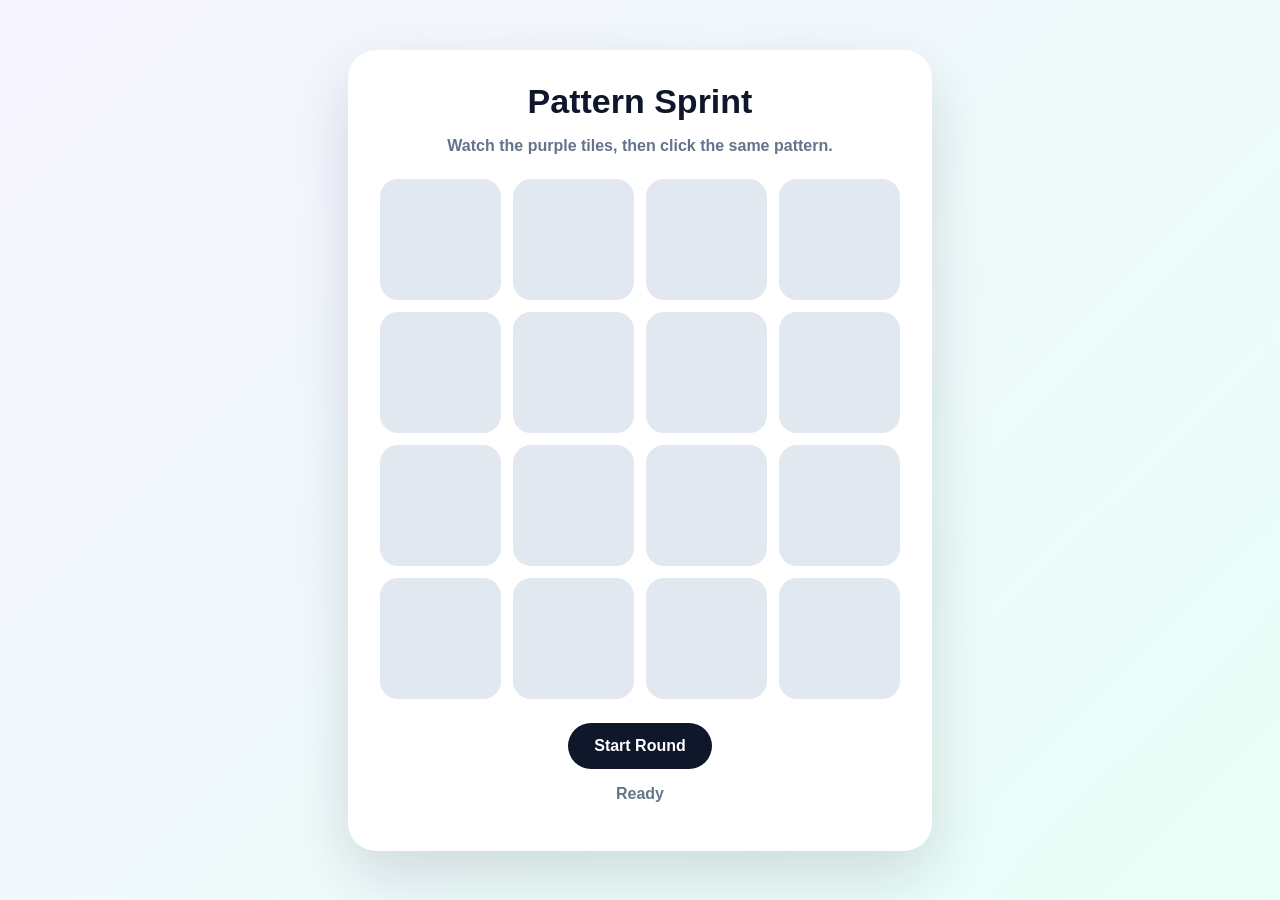
<file: developer_game_template/index.html>
<!DOCTYPE html>
<html lang="en">
<head>
  <meta charset="UTF-8">
  <meta name="viewport" content="width=device-width, initial-scale=1.0">
  <title>Pattern Sprint</title>
  <script src="/assets/js/playlearn-game-sdk.js"></script>
  <style>
    body {
      margin: 0;
      min-height: 100vh;
      display: grid;
      place-items: center;
      font-family: Nunito, Arial, sans-serif;
      background: linear-gradient(135deg, #f7f4ff, #e8fff7);
      color: #0f172a;
    }
    .card {
      width: min(92vw, 520px);
      background: #fff;
      border-radius: 28px;
      padding: 32px;
      box-shadow: 0 24px 60px rgba(15, 23, 42, 0.14);
      text-align: center;
    }
    h1 { margin: 0 0 8px; font-size: 34px; }
    p { color: #64748b; font-weight: 700; }
    .pattern {
      display: grid;
      grid-template-columns: repeat(4, 1fr);
      gap: 12px;
      margin: 24px 0;
    }
    .tile {
      aspect-ratio: 1;
      border: 0;
      border-radius: 18px;
      background: #e2e8f0;
      cursor: pointer;
      transition: transform 0.15s ease, background 0.15s ease;
    }
    .tile.active { background: #6c3ff5; transform: scale(1.04); }
    .tile.correct { background: #00b894; }
    .tile.wrong { background: #ff7675; }
    .primary {
      border: 0;
      border-radius: 999px;
      padding: 14px 26px;
      background: #0f172a;
      color: #fff;
      font-size: 16px;
      font-weight: 900;
      cursor: pointer;
    }
  </style>
</head>
<body>
  <main class="card">
    <h1>Pattern Sprint</h1>
    <p>Watch the purple tiles, then click the same pattern.</p>
    <div id="pattern" class="pattern"></div>
    <button id="startBtn" class="primary">Start Round</button>
    <p id="status">Ready</p>
  </main>

  <script>
    const board = document.getElementById('pattern');
    const statusEl = document.getElementById('status');
    const startBtn = document.getElementById('startBtn');
    const tiles = [];
    let target = [];
    let picks = [];
    let round = 0;
    let score = 0;
    const startedAt = Date.now();

    for (let i = 0; i < 16; i++) {
      const tile = document.createElement('button');
      tile.className = 'tile';
      tile.addEventListener('click', () => choose(i));
      tiles.push(tile);
      board.appendChild(tile);
    }

    function clearTiles() {
      tiles.forEach(tile => {
        tile.className = 'tile';
        tile.disabled = false;
      });
    }

    function startRound() {
      clearTiles();
      picks = [];
      round++;
      target = Array.from({ length: Math.min(3 + round, 8) }, () => Math.floor(Math.random() * 16));
      statusEl.textContent = 'Watch carefully...';
      tiles.forEach(tile => tile.disabled = true);
      target.forEach((index, step) => {
        setTimeout(() => {
          tiles[index].classList.add('active');
          setTimeout(() => tiles[index].classList.remove('active'), 450);
        }, step * 650);
      });
      setTimeout(() => {
        tiles.forEach(tile => tile.disabled = false);
        statusEl.textContent = 'Repeat the pattern.';
      }, target.length * 650 + 200);
    }

    function choose(index) {
      if (!target.length || picks.length >= target.length) return;
      const step = picks.length;
      picks.push(index);
      tiles[index].classList.add(index === target[step] ? 'correct' : 'wrong');

      if (index !== target[step]) {
        finish(false);
      } else if (picks.length === target.length) {
        score += 100 + round * 25;
        if (round >= 3) finish(true);
        else {
          statusEl.textContent = 'Great! Next round...';
          setTimeout(startRound, 900);
        }
      }
    }

    function finish(won) {
      tiles.forEach(tile => tile.disabled = true);
      statusEl.textContent = won ? 'Nice pattern memory!' : 'Good try. Score saved.';
      PlayLearnGame.submitScore({
        score,
        levelReached: round,
        correctAnswers: won ? target.length : Math.max(0, picks.length - 1),
        totalQuestions: target.length,
        durationSeconds: Math.round((Date.now() - startedAt) / 1000)
      }).catch(() => {
        statusEl.textContent = 'Score could not be saved.';
      });
    }

    startBtn.addEventListener('click', startRound);
  </script>
</body>
</html>
</file>
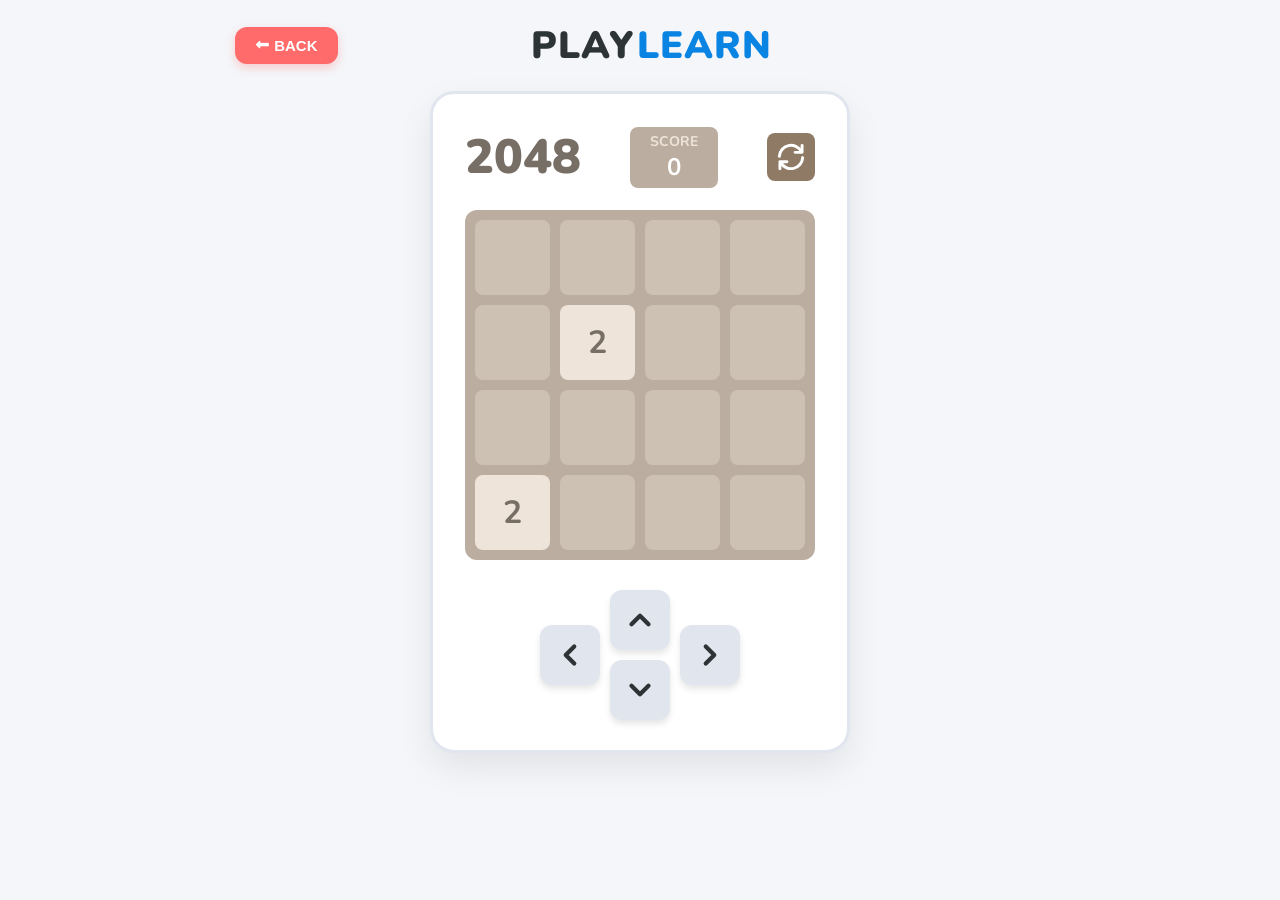
<file: game2048.html>
<!DOCTYPE html>
<html lang="zh-CN">
<head>
    <meta charset="UTF-8">
    <meta name="viewport" content="width=device-width, initial-scale=1.0, maximum-scale=1.0, user-scalable=no">
    <title>PlayLearn - Math Merge 2048</title>
    <link href="https://fonts.googleapis.com/css2?family=Nunito:wght@400;700;900&display=swap" rel="stylesheet">
    <style>
        body {
            margin: 0;
            padding: 0;
            display: flex;
            flex-direction: column;
            align-items: center;
            background-color: #f4f6f9; 
            font-family: 'Nunito', 'Segoe UI', Tahoma, sans-serif;
            min-height: 100vh;
        }

        .header {
            width: 100%;
            max-width: 850px;
            display: flex;
            justify-content: space-between;
            align-items: center;
            padding: 20px 20px 10px 20px;
            box-sizing: border-box;
        }

        .back-btn {
            padding: 10px 20px;
            background-color: #ff6b6b;
            color: white;
            border: none;
            border-radius: 12px;
            font-size: 15px;
            cursor: pointer;
            font-weight: 800;
            box-shadow: 0 4px 10px rgba(255, 107, 107, 0.3);
            transition: transform 0.2s;
        }
        .back-btn:hover { transform: scale(1.05); }

        .brand-title {
            font-size: 38px; 
            font-weight: 900;
            color: #2d3436;
            letter-spacing: 1px;
            text-transform: uppercase;
        }
        .brand-title span { color: #0984e3; } 

        .game-wrapper {
            width: 100%;
            max-width: 420px; 
            background-color: #ffffff; 
            border-radius: 24px; 
            box-shadow: 0 15px 35px rgba(0,0,0,0.08); 
            border: 3px solid #e1e5ee; 
            margin-top: 10px;
            padding: 30px 20px; 
            box-sizing: border-box;
            display: flex;
            flex-direction: column;
            align-items: center;
        }

        .game-header-2048 {
            display: flex;
            justify-content: space-between;
            align-items: center;
            width: 100%;
            max-width: 350px;
            margin-bottom: 20px;
        }

        .game-title {
            font-size: 48px;
            font-weight: 900;
            color: #776e65;
            margin: 0;
        }

        .score-box {
            background-color: #bbada0;
            padding: 5px 20px;
            border-radius: 8px;
            color: white;
            text-align: center;
            font-weight: bold;
        }
        .score-box .score-label { font-size: 14px; color: #eee4da; }
        .score-box #score { font-size: 24px; }

        .btnresult {
            width: 48px; 
            height: 48px;
            background-color: #8f7a66;
            border-radius: 8px;
            padding: 0;
            cursor: pointer;
            border: none;
            display: flex;
            justify-content: center;
            align-items: center;
            transition: transform 0.1s;
        }
        .btnresult:active { transform: scale(0.9); }
        .btnresult svg { width: 28px; height: 28px; }

        /* 游戏结束时重置按钮的高亮闪烁动画 */
        @keyframes pulse-glow {
            0% { box-shadow: 0 0 5px #ff4757; transform: scale(1); background-color: #ff4757; }
            50% { box-shadow: 0 0 20px #ff4757; transform: scale(1.1); background-color: #ff6b81; }
            100% { box-shadow: 0 0 5px #ff4757; transform: scale(1); background-color: #ff4757; }
        }
        .btnresult.glow {
            animation: pulse-glow 1.5s infinite;
        }

        /* 棋盘容器添加相对定位，供 Game Over 弹窗使用 */
        #bigcontine {
            position: relative; 
            background-color: #bbada0;
            padding: 10px;
            border-radius: 12px;
            display: grid;
            grid-template-columns: repeat(4, 1fr);
            grid-template-rows: repeat(4, 1fr);
            gap: 10px;
            width: 350px;
            height: 350px;
            box-sizing: border-box;
            /* 触控优化：防止双击放大等操作 */
            touch-action: none; 
        }

        /* 游戏结束覆盖层 */
        #game-over-overlay {
            position: absolute;
            top: 0;
            left: 0;
            width: 100%;
            height: 100%;
            background: rgba(238, 228, 218, 0.73);
            z-index: 100;
            display: none; /* 默认隐藏 */
            flex-direction: column;
            justify-content: center;
            align-items: center;
            border-radius: 12px;
        }
        #game-over-overlay h1 {
            font-size: 45px;
            font-weight: 900;
            color: #776e65;
            margin: 0;
        }

        @media (max-width: 400px) {
            #bigcontine { width: 300px; height: 300px; gap: 8px; padding: 8px; }
            .game-wrapper { padding: 20px 10px; }
            .grid-cell { font-size: 26px; }
            .btnc { width: 55px; height: 55px; }
            #game-over-overlay h1 { font-size: 35px; }
        }

        .grid-cell {
            background-color: rgba(238, 228, 218, 0.35);
            border-radius: 8px;
            display: flex;
            justify-content: center;
            align-items: center;
            font-size: 32px;
            font-weight: bold;
            color: #776e65;
            /* 删除了 transition 属性，现在颜色变化瞬间完成 */
            width: 100%;
            height: 100%;
        }

        #btncontrol {
            margin-top: 30px;
            display: flex;
            align-items: center;
            justify-content: center;
            gap: 10px;
        }
        .ctrl-col {
            display: flex;
            flex-direction: column;
            gap: 10px;
        }
        .btnc {
            width: 60px;
            height: 60px;
            background-color: #e1e5ee;
            border: none;
            border-radius: 12px;
            cursor: pointer;
            display: flex;
            justify-content: center;
            align-items: center;
            box-shadow: 0 4px 6px rgba(0,0,0,0.1);
            transition: background 0.2s, transform 0.1s;
        }
        .btnc:active {
            transform: scale(0.9);
            background-color: #d1d8e0;
        }
        .btnc svg { width: 34px; height: 34px; }

    </style>
</head>
<body>

    <div class="header">
        <button class="back-btn" onclick="window.history.back()">⬅ BACK</button>
        <div class="brand-title">Play<span>Learn</span></div>
        <div style="width: 80px;"></div> 
    </div>

    <div class="game-wrapper">
        
        <div class="game-header-2048">
            <h1 class="game-title">2048</h1>
            <div class="score-box">
                <div class="score-label">SCORE</div>
                <div id="score">0</div>
            </div>
            <button class="btnresult" id="btn-reset" onclick="x()">
                <svg viewBox="0 0 24 24" fill="none" stroke="white" stroke-width="2.5" stroke-linecap="round" stroke-linejoin="round">
                    <path d="M21.5 2v6h-6M2.5 22v-6h6M2 11.5a10 10 0 0 1 18.8-4.3M22 12.5a10 10 0 0 1-18.8 4.2"/>
                </svg>
            </button>
        </div>

        <div id="bigcontine">
            <div id="game-over-overlay">
                <h1>GAME OVER</h1>
            </div>

            <div class="grid-cell cy0"><span id="y0"></span></div>
            <div class="grid-cell cy1"><span id="y1"></span></div>
            <div class="grid-cell cy2"><span id="y2"></span></div>
            <div class="grid-cell cy3"><span id="y3"></span></div>
            
            <div class="grid-cell cy4"><span id="y4"></span></div>
            <div class="grid-cell cy5"><span id="y5"></span></div>
            <div class="grid-cell cy6"><span id="y6"></span></div>
            <div class="grid-cell cy7"><span id="y7"></span></div>
            
            <div class="grid-cell cy8"><span id="y8"></span></div>
            <div class="grid-cell cy9"><span id="y9"></span></div>
            <div class="grid-cell cy10"><span id="y10"></span></div>
            <div class="grid-cell cy11"><span id="y11"></span></div>
            
            <div class="grid-cell cy12"><span id="y12"></span></div>
            <div class="grid-cell cy13"><span id="y13"></span></div>
            <div class="grid-cell cy14"><span id="y14"></span></div>
            <div class="grid-cell cy15"><span id="y15"></span></div>
        </div>

        <div id="btncontrol">
            <button class="btnc" id="btn-left" onclick="left(),add(0),left(),checksame(),print(),color(),check();">
                <svg viewBox="0 0 24 24" fill="none" stroke="#2d3436" stroke-width="3" stroke-linecap="round" stroke-linejoin="round"><polyline points="15 18 9 12 15 6"></polyline></svg>
            </button>
            <div class="ctrl-col">
                <button class="btnc" id="btn-up" onclick="up(),add(1),up(),checksame(),print(),color(),check();">
                    <svg viewBox="0 0 24 24" fill="none" stroke="#2d3436" stroke-width="3" stroke-linecap="round" stroke-linejoin="round"><polyline points="18 15 12 9 6 15"></polyline></svg>
                </button>
                <button class="btnc" id="btn-down" onclick="down(),add(2),down(),checksame(),print(),color(),check();">
                    <svg viewBox="0 0 24 24" fill="none" stroke="#2d3436" stroke-width="3" stroke-linecap="round" stroke-linejoin="round"><polyline points="6 9 12 15 18 9"></polyline></svg>
                </button>
            </div>
            <button class="btnc" id="btn-right" onclick="right(),add(3),right(),checksame(),print(),color(),check();">
                <svg viewBox="0 0 24 24" fill="none" stroke="#2d3436" stroke-width="3" stroke-linecap="round" stroke-linejoin="round"><polyline points="9 18 15 12 9 6"></polyline></svg>
            </button>
        </div>

    </div>

    <script>
        let score = 0;
        let line = [0,0,0,0,0,0,0,0,0,0,0,0,0,0,0,0];
        let line_checksame = [0,0,0,0,0,0,0,0,0,0,0,0,0,0,0,0];
        addnumber();
        addnumber();
        color();
        print();
        function print(){
            for(let v = 15 ; v > -1 ; v--){
                let str = 'y' + String(v);
                let printout = line[v];
                if(line[v] == 0){
                    printout = " ";
                }
                document.getElementById(str).textContent = printout;
            }
            document.getElementById('score').textContent = score;
        }
        function calculus0(){
            let number0 = 0;
            for(let v = 0 ; v < 16 ; v++){
                if(line[v] == 0){
                    number0++;
                }
            }
            return number0;
        }
        function addnumber(){
            let num_0 = calculus0();
            let input_0 = Math.random() * num_0;
            let or2_4 = Math.random() * 6;
            for(let v = 0 ; v < 16 ; v++){
                if(line[v] == 0){
                    if(input_0 <= 1){
                        if(or2_4 > 5){
                            line[v] = 4;
                        }else{
                            line[v] = 2;
                        }
                        break;
                    }else{
                        input_0--;
                    }
                }
            }
        }
        function add(b){
            for(v = 0 ; v < 4 ; v++){
                // left
                let vv1 = 0 + v * 4;
                let vv2 = 1 + v * 4;
                let vv3 = 2 + v * 4;
                let vv4 = 3 + v * 4;
                if(b == 1){
                    //up
                    vv1 = 0 + v;
                    vv2 = 4 + v;
                    vv3 = 8 + v;
                    vv4 = 12 + v;
                }else if(b == 2){
                    //down
                    vv4 = 3 - v;
                    vv3 = 7 - v;
                    vv2 = 11 - v;
                    vv1 = 15 - v;
                }else if(b == 3){
                    //right
                    vv4 = 12 - v * 4;
                    vv3 = 13 - v * 4;
                    vv2 = 14 - v * 4;
                    vv1 = 15 - v * 4;
                }
                if((line[vv1] == line[vv2])&&(line[vv1] != 0)){
                        line[vv1] = line[vv1] * 2;
                        score+=line[vv1];
                        line[vv2] = 0;
                }
                if((line[vv2] == line[vv3])&&(line[vv2] != 0)){
                        line[vv2] = line[vv2] * 2;
                        score+=line[vv2];
                        line[vv3] = 0;
                }
                if((line[vv3] == line[vv4])&&(line[vv3] != 0)){
                        line[vv3] = line[vv3] * 2;
                        score+=line[vv3];
                        line[vv4] = 0;
                }
            }
        }
        function up(){
            for(let v = 0 ; v < 4 ; v++){
                let z = 0;
                for(let c = 0 ; c < 4 ; c++){
                    if(line[c * 4 + v] != 0){
                        let x = line[c * 4 + v - (z * 4)];
                        line[c * 4 + v - (z * 4)] = line[c * 4 + v]
                        line[c * 4 + v] = x;
                    }else{
                        z++;
                    }
                }
            }
        }
        function down(){
            for(let v = 0 ; v < 4 ; v++){
                let z = 0;
                for(let c = 3 ; c > -1 ; c--){
                    if(line[c * 4 + v] != 0){
                        let x = line[c * 4 + v + (z * 4)];
                        line[c * 4 + v + (z * 4)] = line[c * 4 + v]
                        line[c * 4 + v] = x;
                    }else{
                        z++;
                    }
                }
            }
        }
        function left(){
            for(let v = 0 ; v < 4 ; v++){
                let z = 0;
                for(let c = 0 ; c < 4 ; c++){
                    if(line[c + v * 4] != 0){
                        let x = line[c + v * 4 - z];
                        line[c + v * 4 - z] = line[c + v * 4]
                        line[c + v * 4] = x;
                    }else{
                        z++;
                    }
                }
            }
        }
        function right(){
            for(let v = 0 ; v < 4 ; v++){
                let z = 0;
                for(let c = 3 ; c > -1 ; c--){
                    if(line[c + v * 4] != 0){
                        let x = line[c + v * 4 + z];
                        line[c + v * 4 + z] = line[c + v * 4]
                        line[c + v * 4] = x;
                    }else{
                        z++;
                    }
                }
            }
        }
        function check(){
            let check1 = true;
            let check2 = true;
            for(let v = 0 ; v < 16 ; v++){
                if(line[v] == 0){
                    check2 = false;
                }
            }
            for(let v = 0 ; v < 15 ; v++){
                if((line[v] == line[v + 1]) && (v != 3) && (v != 7) && (v != 11)) {
                    check2 = false;
                }
            }
            for(let v = 0 ; v < 4 ; v++){
                for(let c = 0 ; c < 3 ; c++){
                    if((line[v + c * 4] == line[v + c * 4 + 4])){
                        check2 = false;
                    }
                }
            }
            if(check2){
                // 【修改点】：取消了 alert，改成显示原生的 Game Over 蒙版和按钮闪烁发光
                document.getElementById('game-over-overlay').style.display = 'flex';
                document.getElementById('btn-reset').classList.add('glow');
            }
        }
        function x(){
            // 【修改点】：重新开始时，隐藏蒙版，取消按钮发光
            document.getElementById('game-over-overlay').style.display = 'none';
            document.getElementById('btn-reset').classList.remove('glow');

            for(let v = 0 ; v < 16 ; v++){
                    line[v] = 0;
            }
            score = 0;
            addnumber();
            addnumber();
            print();
            color()
        }
        function checksame(){
            let checksame1 = true;
            for(let v = 0 ; v < 16 ; v++){
                if(line[v] != line_checksame[v]) {
                    addnumber();
                    break;
                }
            }
            for(let v = 0 ; v < 16 ; v++){
                line_checksame[v] = line[v];
            }
        }
        function color(){
            for(let v = 15 ; v > -1 ; v--){
                let str = 'cy' + String(v);
                if(line[v] == 0){document.getElementsByClassName(str)[0].style.backgroundColor = 'rgba(238, 228, 218, 0.35)' ;
                    
                }else if(line[v] == 2){
                    document.getElementsByClassName(str)[0].style.backgroundColor = '#eee4da' ;
                }else if(line[v] == 4){
                    document.getElementsByClassName(str)[0].style.backgroundColor = '#ede0c8' ;
                }else if(line[v] == 8){
                    document.getElementsByClassName(str)[0].style.backgroundColor = '#f2b179' ;
                }else if(line[v] == 16){
                    document.getElementsByClassName(str)[0].style.backgroundColor = '#f59563' ;
                }else if(line[v] == 32){
                    document.getElementsByClassName(str)[0].style.backgroundColor = '#f67c5f' ;
                }else if(line[v] == 64){
                    document.getElementsByClassName(str)[0].style.backgroundColor = '#f65e3b' ;
                }else if(line[v] == 128){
                    document.getElementsByClassName(str)[0].style.backgroundColor = '#edcf72' ;
                }else if(line[v] == 256){
                    document.getElementsByClassName(str)[0].style.backgroundColor = '#edcc61' ;
                }else if(line[v] == 512){
                    document.getElementsByClassName(str)[0].style.backgroundColor = '#edc850' ;
                }else if(line[v] == 1024){
                    document.getElementsByClassName(str)[0].style.backgroundColor = '#edc53f' ;
                }else if(line[v] == 2048){
                    document.getElementsByClassName(str)[0].style.backgroundColor = '#edc22e' ;
                }else if(line[v] == 4096){
                    document.getElementsByClassName(str)[0].style.backgroundColor = '#3c3a32' ;
                }
                
                if(line[v] >= 8) { document.getElementsByClassName(str)[0].style.color = '#f9f6f2'; }
                else { document.getElementsByClassName(str)[0].style.color = '#776e65'; }
            }
        }

        // 电脑端键盘控制
        document.addEventListener('keydown', function(event) {
            if(event.key === "ArrowLeft") { document.getElementById('btn-left').click(); }
            else if(event.key === "ArrowUp") { document.getElementById('btn-up').click(); }
            else if(event.key === "ArrowDown") { document.getElementById('btn-down').click(); }
            else if(event.key === "ArrowRight") { document.getElementById('btn-right').click(); }
        });

        // 【新增点】：全屏触控滑动逻辑 (Swipe Controls) 适配手机端
        let touchStartX = 0;
        let touchStartY = 0;
        let touchEndX = 0;
        let touchEndY = 0;

        const gameContainer = document.getElementById('bigcontine');

        // 监听手指按下
        gameContainer.addEventListener('touchstart', function(event) {
            touchStartX = event.changedTouches[0].screenX;
            touchStartY = event.changedTouches[0].screenY;
        }, {passive: false});

        // 监听手指滑动，阻止网页跟着上下滚动
        gameContainer.addEventListener('touchmove', function(event) {
            event.preventDefault(); 
        }, {passive: false});

        // 监听手指离开屏幕，计算滑动方向
        gameContainer.addEventListener('touchend', function(event) {
            touchEndX = event.changedTouches[0].screenX;
            touchEndY = event.changedTouches[0].screenY;
            handleSwipe();
        }, {passive: false});

        function handleSwipe() {
            let dx = touchEndX - touchStartX;
            let dy = touchEndY - touchStartY;
            let absDx = Math.abs(dx);
            let absDy = Math.abs(dy);

            // 设置最小滑动距离 (30px)，防止误触
            if (Math.max(absDx, absDy) > 30) { 
                if (absDx > absDy) {
                    // 水平滑动
                    if (dx > 0) document.getElementById('btn-right').click();
                    else document.getElementById('btn-left').click();
                } else {
                    // 垂直滑动
                    if (dy > 0) document.getElementById('btn-down').click();
                    else document.getElementById('btn-up').click();
                }
            }
        }
    </script>
</body>
</html>
</file>
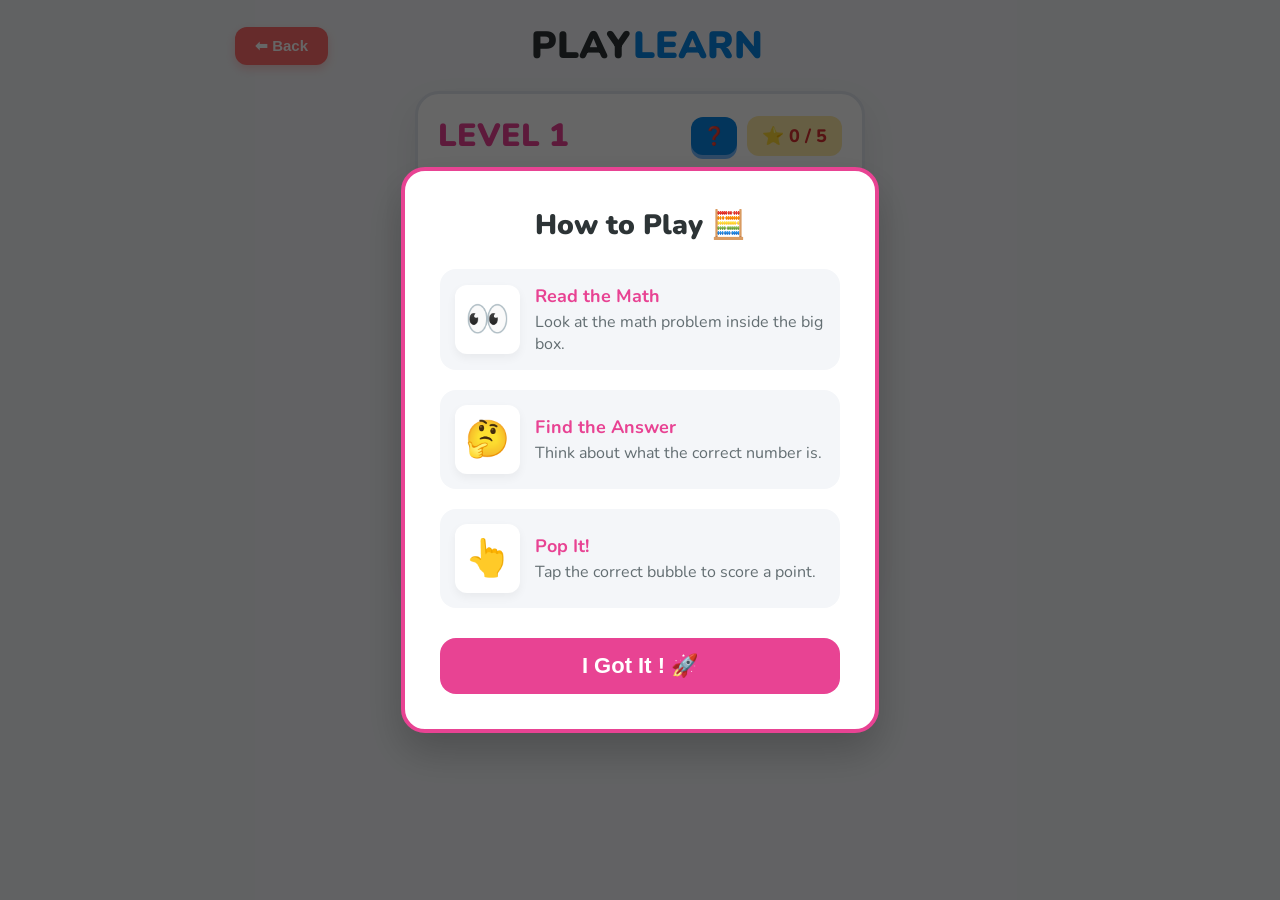
<file: math_pop.html>
<!DOCTYPE html>
<html lang="en">
<head>
    <meta charset="UTF-8">
    <meta name="viewport" content="width=device-width, initial-scale=1.0, maximum-scale=1.0, user-scalable=no">
    <title>PlayLearn - Math Pop</title>
    <link href="https://fonts.googleapis.com/css2?family=Nunito:wght@400;700;900&display=swap" rel="stylesheet">
    <style>
        body {
            margin: 0; padding: 0;
            display: flex; flex-direction: column; align-items: center;
            background-color: #f4f6f9; 
            font-family: 'Nunito', 'Segoe UI', Tahoma, sans-serif;
            min-height: 100vh;
            touch-action: manipulation; 
        }

        .header {
            width: 100%; max-width: 850px;
            display: flex; justify-content: space-between; align-items: center;
            padding: 20px 20px 10px 20px; box-sizing: border-box;
        }

        .back-btn {
            padding: 10px 20px; background-color: #ff6b6b; color: white;
            border: none; border-radius: 12px; font-size: 15px; cursor: pointer;
            font-weight: 800; box-shadow: 0 4px 10px rgba(255, 107, 107, 0.3); transition: 0.2s;
        }
        .back-btn:hover { transform: scale(1.05); }

        .brand-title { font-size: 38px; font-weight: 900; color: #2d3436; text-transform: uppercase; }
        .brand-title span { color: #0984e3; }

        .game-wrapper {
            width: 100%; max-width: 450px; 
            background-color: #ffffff; border-radius: 24px; 
            box-shadow: 0 15px 35px rgba(0,0,0,0.08); border: 3px solid #e1e5ee; 
            margin-top: 10px; padding: 20px; box-sizing: border-box;
            display: flex; flex-direction: column; align-items: center;
        }

        .status-bar {
            width: 100%; display: flex; justify-content: space-between; align-items: center;
            margin-bottom: 25px;
        }
        #level-title { font-size: 32px; font-weight: 900; color: #e84393; margin: 0; }
        
        .right-status { display: flex; gap: 10px; align-items: center; }
        .score-count {
            background-color: #ffeaa7; padding: 8px 15px; border-radius: 12px;
            font-weight: 800; font-size: 18px; color: #d63031;
        }
        .help-btn {
            background-color: #0984e3; padding: 8px 12px; border-radius: 12px;
            font-weight: 900; font-size: 18px; color: white; border: none; cursor: pointer;
            box-shadow: 0 4px 0 #74b9ff; transition: 0.1s;
        }
        .help-btn:active { transform: translateY(4px); box-shadow: none; }

        .equation-box {
            width: 100%; height: 140px;
            background-color: #e0fbfc; border-radius: 20px;
            display: flex; justify-content: center; align-items: center;
            font-size: 55px; font-weight: 900; color: #2d3436; margin-bottom: 30px;
            border: 4px solid #00cec9; box-shadow: inset 0 4px 10px rgba(0,0,0,0.05);
        }

        #choices {
            display: grid;
            grid-template-columns: 1fr 1fr;
            gap: 20px;
            width: 100%;
        }
        
        .choice-btn {
            height: 90px; margin: 0; padding: 0;
            background-color: #81ecec; border: none; border-radius: 20px;
            font-size: 40px; font-weight: 900; font-family: 'Nunito';
            color: #2d3436; cursor: pointer;
            box-shadow: 0 6px 0 #00cec9; display: flex; justify-content: center; align-items: center;
            transition: 0.1s; touch-action: manipulation;
        }
        .choice-btn:active { transform: translateY(6px); box-shadow: none; }
        .choice-btn.wrong { background-color: #ff7675; box-shadow: 0 6px 0 #d63031; color: white; }
        .choice-btn.correct { background-color: #00b894; box-shadow: 0 6px 0 #009477; color: white; }

        @media (max-width: 400px) {
            .equation-box { height: 110px; font-size: 45px; }
            .choice-btn { height: 75px; font-size: 32px; }
        }

        .overlay {
            position: fixed; top: 0; left: 0; width: 100%; height: 100%;
            background: rgba(0,0,0,0.6); display: none; justify-content: center; align-items: center; z-index: 100;
        }
        .modal {
            background: #fff; padding: 40px; border-radius: 24px; text-align: center;
            max-width: 350px; width: 85%;
        }
        .modal h2 { font-size: 36px; margin: 0 0 10px 0; }
        
        .modal-buttons { display: flex; gap: 15px; justify-content: center; margin-top: 25px; }
        .modal-buttons button {
            padding: 12px 20px; border: none; border-radius: 12px;
            font-size: 16px; font-weight: bold; cursor: pointer; flex: 1;
        }
        .btn-main { background: #00b894; color: #fff; }
        .btn-exit { background: #ff7675; color: #fff; }

        .tutorial-modal {
            background: #ffffff; padding: 35px; border-radius: 24px; 
            max-width: 400px; width: 85%; text-align: left;
            box-shadow: 0 20px 40px rgba(0,0,0,0.2);
            border: 4px solid #e84393;
        }
        .tutorial-modal h2 { font-size: 28px; color: #2d3436; margin-top: 0; margin-bottom: 25px; text-align: center; font-weight: 900; }
        .tut-step { display: flex; align-items: center; margin-bottom: 20px; background: #f4f6f9; padding: 15px; border-radius: 16px; }
        .tut-icon { font-size: 36px; margin-right: 15px; background: #fff; border-radius: 12px; padding: 10px; box-shadow: 0 4px 10px rgba(0,0,0,0.05); }
        .tut-text { font-size: 16px; color: #636e72; line-height: 1.4; }
        .tut-text b { color: #e84393; font-size: 18px; display: block; margin-bottom: 2px; }
        .tut-btn { width: 100%; padding: 15px; background: #e84393; color: white; border: none; border-radius: 16px; font-size: 22px; font-weight: 900; cursor: pointer; margin-top: 10px; }
    </style>
</head>
<body>

    <div class="header">
        <button class="back-btn" onclick="window.history.back()">⬅ Back</button>
        <div class="brand-title">Play<span>Learn</span></div>
        <div style="width: 80px;"></div> 
    </div>

    <div class="game-wrapper">
        <div class="status-bar">
            <h2 id="level-title">LEVEL 1</h2>
            <div class="right-status">
                <button class="help-btn" onclick="showTutorial()">❓</button>
                <div class="score-count">⭐ <span id="score-display">0 / 5</span></div>
            </div>
        </div>

        <div class="equation-box" id="equation"></div>

        <div id="choices"></div>

    </div>

    <div id="overlay" class="overlay">
        <div class="modal">
            <h2 id="modal-icon">🎉</h2>
            <h3 id="modal-title">You Win!</h3>
            <div class="modal-buttons">
                <button onclick="exitGame()" class="btn-exit">Exit</button>
                <button onclick="nextAction()" id="modal-btn" class="btn-main">Next Level</button>
            </div>
        </div>
    </div>

    <div id="tutorial-overlay" class="overlay">
        <div class="tutorial-modal">
            <h2>How to Play 🧮</h2>
            <div class="tut-step">
                <div class="tut-icon">👀</div>
                <div class="tut-text"><b>Read the Math</b> Look at the math problem inside the big box.</div>
            </div>
            <div class="tut-step">
                <div class="tut-icon">🤔</div>
                <div class="tut-text"><b>Find the Answer</b> Think about what the correct number is.</div>
            </div>
            <div class="tut-step">
                <div class="tut-icon">👆</div>
                <div class="tut-text"><b>Pop It!</b> Tap the correct bubble to score a point.</div>
            </div>
            <button class="tut-btn" onclick="hideTutorial()">I Got It ! 🚀</button>
        </div>
    </div>

    <script>
        const levelsData = [
            { level: 1, op: ['+'], max: 10, winScore: 5 },
            { level: 2, op: ['+'], max: 20, winScore: 5 },
            { level: 3, op: ['+', '-'], max: 20, winScore: 7 },
            { level: 4, op: ['+', '-'], max: 50, winScore: 8 },
            { level: 5, op: ['+', '-'], max: 100, winScore: 10 }
        ];

        let hasSeenTutorial = false;
        let currentLevelIndex = 0;
        let currentScore = 0;
        let targetScore = 0;
        let correctAnswer = 0;
        let isProcessing = false;

        function showTutorial() {
            document.getElementById('tutorial-overlay').style.display = 'flex';
        }

        function hideTutorial() {
            document.getElementById('tutorial-overlay').style.display = 'none';
        }

        function exitGame() {
            window.location.href = 'homepage.php';
        }

        function start() {
            let lvlConfig = levelsData[currentLevelIndex];
            currentScore = 0;
            targetScore = lvlConfig.winScore;
            isProcessing = false;

            document.getElementById('level-title').innerText = `LEVEL ${lvlConfig.level}`;
            updateScore();
            generateQuestion();

            if (currentLevelIndex === 0 && !hasSeenTutorial) {
                showTutorial();
                hasSeenTutorial = true;
            }
        }

        function generateQuestion() {
            let lvlConfig = levelsData[currentLevelIndex];
            let op = lvlConfig.op[Math.floor(Math.random() * lvlConfig.op.length)];
            let num1, num2;

            if (op === '+') {
                num1 = Math.floor(Math.random() * (lvlConfig.max / 2)) + 1;
                num2 = Math.floor(Math.random() * (lvlConfig.max / 2)) + 1;
                correctAnswer = num1 + num2;
            } else {
                num1 = Math.floor(Math.random() * lvlConfig.max) + 5;
                num2 = Math.floor(Math.random() * (num1 - 1)) + 1;
                correctAnswer = num1 - num2;
            }

            document.getElementById('equation').innerText = `${num1} ${op} ${num2} = ?`;

            let answers = [correctAnswer];
            while(answers.length < 4) {
                let offset = Math.floor(Math.random() * 11) - 5;
                if (offset === 0) offset = 1;
                let wrongAnswer = correctAnswer + offset;
                if (wrongAnswer > 0 && !answers.includes(wrongAnswer)) {
                    answers.push(wrongAnswer);
                }
            }

            for (let i = answers.length - 1; i > 0; i--) {
                let j = Math.floor(Math.random() * (i + 1));
                let temp = answers[i];
                answers[i] = answers[j];
                answers[j] = temp;
            }

            const choicesDiv = document.getElementById('choices');
            choicesDiv.innerHTML = '';
            
            for (let i = 0; i < 4; i++) {
                let btn = document.createElement('button');
                btn.className = 'choice-btn';
                btn.innerText = answers[i];
                btn.onclick = function() { checkAnswer(answers[i], this); };
                choicesDiv.appendChild(btn);
            }
        }

        function checkAnswer(selectedVal, btnElement) {
            if (isProcessing) return;
            isProcessing = true;

            if (selectedVal === correctAnswer) {
                btnElement.classList.add('correct');
                currentScore++;
                updateScore();
                
                setTimeout(() => {
                    if (currentScore >= targetScore) {
                        showGameOver(true);
                    } else {
                        isProcessing = false;
                        generateQuestion();
                    }
                }, 400);
            } else {
                btnElement.classList.add('wrong');
                setTimeout(() => {
                    showGameOver(false);
                }, 500);
            }
        }

        function updateScore() {
            document.getElementById('score-display').innerText = `${currentScore} / ${targetScore}`;
        }

        function showGameOver(isWin) {
            const overlay = document.getElementById('overlay');
            const icon = document.getElementById('modal-icon');
            const title = document.getElementById('modal-title');
            const btn = document.getElementById('modal-btn');

            if(isWin) {
                icon.innerText = "🎉";
                title.innerText = "You Win!";
                title.style.color = "#00b894";
                if(currentLevelIndex < levelsData.length - 1) {
                    btn.innerText = "Next Level";
                } else {
                    btn.innerText = "Play Again";
                    title.innerText = "All Cleared!";
                }
            } else {
                icon.innerText = "💥";
                title.innerText = "Game Over";
                title.style.color = "#d63031";
                btn.innerText = "Try Again";
            }
            overlay.style.display = "flex";
        }

        function nextAction() {
            document.getElementById('overlay').style.display = "none";
            const title = document.getElementById('modal-title').innerText;
            if(title === "You Win!") {
                currentLevelIndex++;
            } else if(title === "All Cleared!") {
                currentLevelIndex = 0;
            }
            start();
        }

        start();
    </script>
</body>
</html>
</file>
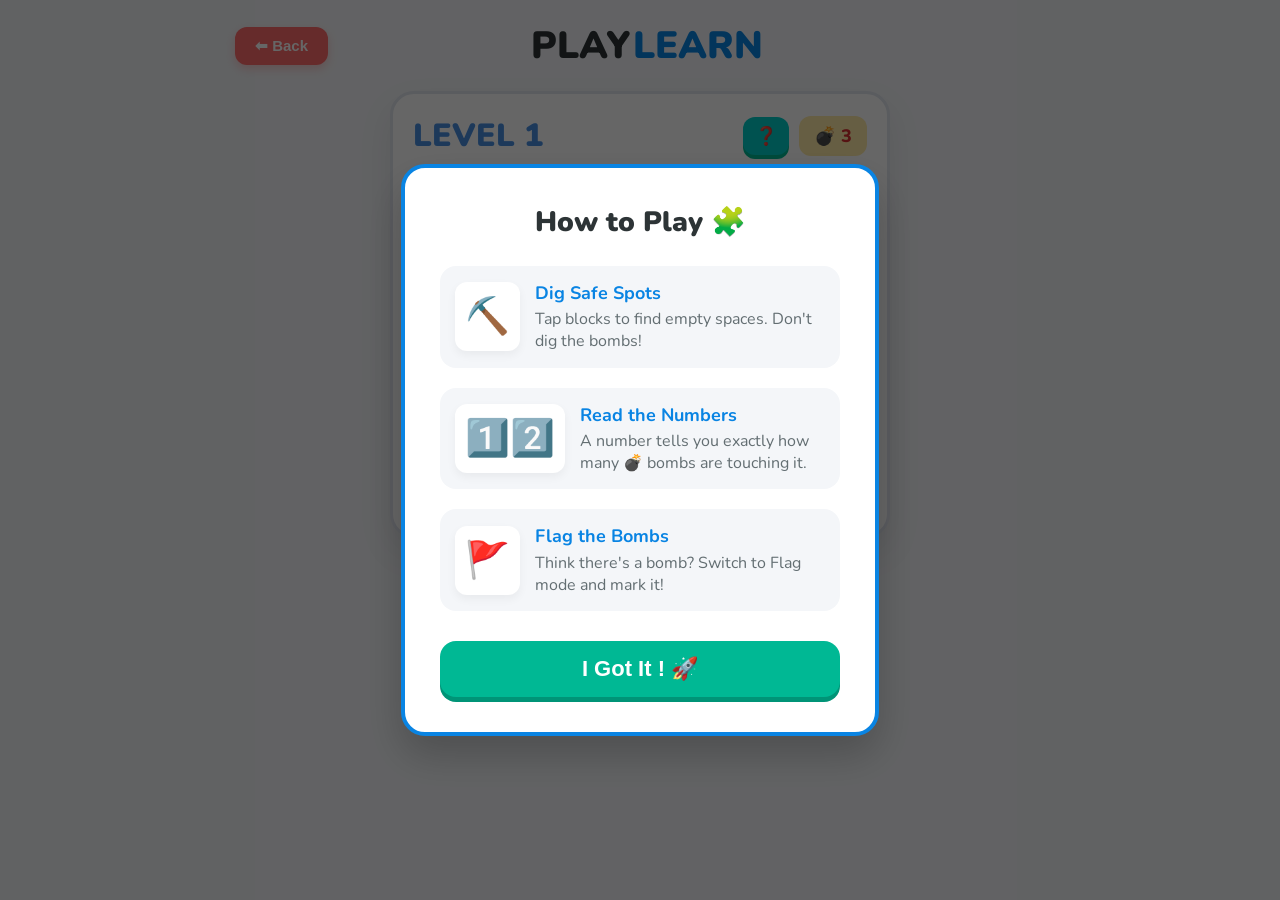
<file: minesweeper.html>
<!DOCTYPE html>
<html lang="en">
<head>
    <meta charset="UTF-8">
    <meta name="viewport" content="width=device-width, initial-scale=1.0, maximum-scale=1.0, user-scalable=no">
    <title>PlayLearn - Logic Sweeper</title>
    <link href="https://fonts.googleapis.com/css2?family=Nunito:wght@400;700;900&display=swap" rel="stylesheet">
    <style>
        /* Base UI Styles */
        body {
            margin: 0; padding: 0;
            display: flex; flex-direction: column; align-items: center;
            background-color: #f4f6f9; 
            font-family: 'Nunito', 'Segoe UI', Tahoma, sans-serif;
            min-height: 100vh;
        }

        .header {
            width: 100%; max-width: 850px;
            display: flex; justify-content: space-between; align-items: center;
            padding: 20px 20px 10px 20px; box-sizing: border-box;
        }

        .back-btn {
            padding: 10px 20px; background-color: #ff6b6b; color: white;
            border: none; border-radius: 12px; font-size: 15px; cursor: pointer;
            font-weight: 800; box-shadow: 0 4px 10px rgba(255, 107, 107, 0.3); transition: 0.2s;
        }
        .back-btn:hover { transform: scale(1.05); }

        .brand-title { font-size: 38px; font-weight: 900; color: #2d3436; text-transform: uppercase; }
        .brand-title span { color: #0984e3; }

        .game-wrapper {
            width: 100%; max-width: 500px; 
            background-color: #ffffff; border-radius: 24px; 
            box-shadow: 0 15px 35px rgba(0,0,0,0.08); border: 3px solid #e1e5ee; 
            margin-top: 10px; padding: 20px; box-sizing: border-box;
            display: flex; flex-direction: column; align-items: center;
        }

        /* Status Bar */
        .status-bar {
            width: 100%; display: flex; justify-content: space-between; align-items: center;
            margin-bottom: 20px;
        }
        #level-title { font-size: 32px; font-weight: 900; color: #4A90E2; margin: 0; }
        
        .right-status { display: flex; gap: 10px; align-items: center; }
        .mine-count {
            background-color: #ffeaa7; padding: 8px 15px; border-radius: 12px;
            font-weight: 800; font-size: 18px; color: #d63031;
        }
        
        .help-btn {
            background-color: #00cec9; padding: 8px 12px; border-radius: 12px;
            font-weight: 900; font-size: 18px; color: white; border: none; cursor: pointer;
            box-shadow: 0 4px 0 #00b894; transition: 0.1s;
        }
        .help-btn:active { transform: translateY(4px); box-shadow: none; }

        /* Game Controls */
        .controls {
            display: flex; gap: 15px; margin-bottom: 25px; width: 100%;
        }
        .mode-btn {
            flex: 1; padding: 15px; border-radius: 16px; border: 3px solid #e1e5ee;
            font-size: 20px; font-weight: 900; cursor: pointer; background-color: #fff;
            transition: all 0.2s; color: #b2bec3; box-shadow: 0 4px 0 #e1e5ee;
        }
        .mode-btn.active-dig {
            border-color: #00cec9; background-color: #e0fbfc; color: #00cec9;
            box-shadow: 0 4px 0 #00cec9; transform: translateY(2px);
        }
        .mode-btn.active-flag {
            border-color: #ff7675; background-color: #ffeaea; color: #ff7675;
            box-shadow: 0 4px 0 #ff7675; transform: translateY(2px);
        }

        /* Grid Layout */
        #game {
            display: flex; flex-direction: column; gap: 4px; 
            background-color: #b2bec3; padding: 6px; border-radius: 12px;
        }
        .span { display: flex; gap: 4px; }
        
        .btn {
            width: 45px; height: 45px; margin: 0; padding: 0;
            background-color: #81ecec; border: none; border-radius: 8px;
            font-size: 24px; font-weight: 900; font-family: 'Nunito';
            color: #2d3436; cursor: pointer;
            box-shadow: 0 4px 0 #00cec9; display: flex; justify-content: center; align-items: center;
            transition: transform 0.1s, background-color 0.2s;
            touch-action: manipulation;
        }
        .btn:active { transform: translateY(4px); box-shadow: none; }

        @media (max-width: 500px) {
            .btn { width: 35px; height: 35px; font-size: 18px; }
            .tutorial-modal { width: 90% !important; padding: 25px !important; }
        }

        /* Modals */
        .overlay {
            position: fixed; top: 0; left: 0; width: 100%; height: 100%;
            background: rgba(0,0,0,0.6); display: none; justify-content: center; align-items: center; z-index: 100;
        }
        .modal {
            background: #fff; padding: 40px; border-radius: 24px; text-align: center;
            max-width: 300px; width: 80%;
        }
        .modal h2 { font-size: 36px; margin: 0 0 10px 0; }
        .modal button {
            margin-top: 20px; padding: 12px 25px; border: none; border-radius: 12px;
            background: #4A90E2; color: #fff; font-size: 18px; font-weight: bold; cursor: pointer;
        }

        .tutorial-modal {
            background: #ffffff; padding: 35px; border-radius: 24px; 
            max-width: 400px; width: 85%; text-align: left;
            box-shadow: 0 20px 40px rgba(0,0,0,0.2);
            border: 4px solid #0984e3;
        }
        .tutorial-modal h2 {
            font-size: 28px; color: #2d3436; margin-top: 0; margin-bottom: 25px;
            text-align: center; font-weight: 900;
        }
        .tut-step {
            display: flex; align-items: center; margin-bottom: 20px;
            background: #f4f6f9; padding: 15px; border-radius: 16px;
        }
        .tut-icon {
            font-size: 36px; margin-right: 15px;
            background: #fff; border-radius: 12px; padding: 10px;
            box-shadow: 0 4px 10px rgba(0,0,0,0.05);
        }
        .tut-text { font-size: 16px; color: #636e72; line-height: 1.4; }
        .tut-text b { color: #0984e3; font-size: 18px; display: block; margin-bottom: 2px; }
        .tut-btn {
            width: 100%; padding: 15px; background: #00b894; color: white;
            border: none; border-radius: 16px; font-size: 22px; font-weight: 900;
            cursor: pointer; box-shadow: 0 5px 0 #009477; transition: 0.1s;
            margin-top: 10px;
        }
        .tut-btn:active { transform: translateY(5px); box-shadow: none; }

        #up { display: none; }
    </style>
</head>
<body>

    <div class="header">
        <button class="back-btn" onclick="window.history.back()">⬅ Back</button>
        <div class="brand-title">Play<span>Learn</span></div>
        <div style="width: 80px;"></div> 
    </div>

    <div class="game-wrapper">
        <div class="status-bar">
            <h2 id="level-title">LEVEL 1</h2>
            <div class="right-status">
                <button class="help-btn" onclick="showTutorial()">❓</button>
                <div class="mine-count">💣 <span id="mine-display">0</span></div>
            </div>
        </div>

        <div class="controls">
            <button class="mode-btn active-dig" id="btn-dig" onclick="setMode('open')">⛏️ Dig</button>
            <button class="mode-btn" id="btn-flag" onclick="setMode('tag')">🚩 Flag</button>
        </div>

        <div id="up"></div>
        <div id="game"></div>
    </div>

    <div id="overlay" class="overlay">
        <div class="modal">
            <h2 id="modal-icon">🎉</h2>
            <h3 id="modal-title">You Win!</h3>
            <button onclick="nextAction()" id="modal-btn">Next Level</button>
        </div>
    </div>

    <div id="tutorial-overlay" class="overlay">
        <div class="tutorial-modal">
            <h2>How to Play 🧩</h2>
            
            <div class="tut-step">
                <div class="tut-icon">⛏️</div>
                <div class="tut-text"><b>Dig Safe Spots</b> Tap blocks to find empty spaces. Don't dig the bombs!</div>
            </div>
            
            <div class="tut-step">
                <div class="tut-icon">1️⃣2️⃣</div>
                <div class="tut-text"><b>Read the Numbers</b> A number tells you exactly how many 💣 bombs are touching it.</div>
            </div>
            
            <div class="tut-step">
                <div class="tut-icon">🚩</div>
                <div class="tut-text"><b>Flag the Bombs</b> Think there's a bomb? Switch to Flag mode and mark it!</div>
            </div>

            <button class="tut-btn" onclick="hideTutorial()">I Got It ! 🚀</button>
        </div>
    </div>

    <script>
        // Tutorial State
        let hasSeenTutorial = false; 

        function showTutorial() {
            document.getElementById('tutorial-overlay').style.display = 'flex';
        }
        function hideTutorial() {
            document.getElementById('tutorial-overlay').style.display = 'none';
        }

        // Level Configuration
        const levelsData = [
            { level: 1, size: 5, minesPercent: 12 }, 
            { level: 2, size: 6, minesPercent: 15 },
            { level: 3, size: 7, minesPercent: 18 },
            { level: 4, size: 8, minesPercent: 20 },
            { level: 5, size: 9, minesPercent: 22 },
        ];
        let currentLevelIndex = 0;
        let currentMode = 'open';

        function setMode(mode) {
            currentMode = mode;
            document.getElementById('btn-dig').classList.remove('active-dig');
            document.getElementById('btn-flag').classList.remove('active-flag');
            if (mode === 'open') document.getElementById('btn-dig').classList.add('active-dig');
            else document.getElementById('btn-flag').classList.add('active-flag');
        }

        // Core Sweeper Logic
        let size_game = 15;
        let landmine_number_persent = 25;
        let size_s = Array(size_game * size_game).fill(0);
        let landmine_location = Math.random() * (size_game * size_game);
        let landmine_number1 = size_game * size_game / 100 * landmine_number_persent;
        let landmine_number = parseInt(landmine_number1);
        let location_user;
        let useropen1 = Array(size_game * size_game).fill(0);
        let clicktime = 0;
        let size_coucolet;
        let size_coucolet_copy;

        function start() {
            let lvlConfig = levelsData[currentLevelIndex];
            size_game = lvlConfig.size;
            landmine_number_persent = lvlConfig.minesPercent;
            
            document.getElementById('level-title').innerText = `LEVEL ${lvlConfig.level}`;
            document.getElementById('game').innerHTML = ''; 

            for(let v = 0 ; v < size_game ; v++){
                let content1 = document.getElementById('game');
                let span = document.createElement('span');
                let span_id = 'v' + v;
                span.id = span_id;
                span.className = 'span';
                content1.appendChild(span);
                for(let c = 0; c < size_game ; c++){
                    let content2 = document.getElementById(span_id);
                    let button = document.createElement('button');
                    let button_name = 'c' + (v * size_game + c);
                    button.id = button_name;
                    button.onclick = function() {x(button_name)};
                    button.className = 'btn';
                    content2.appendChild(button);
                }
            }

            size_s = Array(size_game * size_game).fill(0);
            landmine_location = Math.random() * (size_game * size_game);
            landmine_number1 = size_game * size_game / 100 * landmine_number_persent;
            landmine_number = parseInt(landmine_number1);
            useropen1 = Array(size_game * size_game).fill(0);
            clicktime = 0;
            
            document.getElementById('mine-display').innerText = landmine_number; 

            for(let v = 0; v < landmine_number ; v++){
                let landmine_location = Math.random() * (size_game * size_game + 0.99);
                let landmine_location_f = Math.floor(landmine_location);
                if(size_s[landmine_location_f] == 0){
                    size_s[landmine_location_f] = 1;
                }else{
                    v--;
                }
            }
            collor();
            coucolet();
            useropen();

            if(currentLevelIndex === 0 && !hasSeenTutorial) {
                showTutorial();
                hasSeenTutorial = true; 
            }
        }

        function x(z){
            collor();
            coucolet();
            useropen();
            location_user = z;
            
            if(currentMode === 'open') {
                if(clicktime == 0){ firstclick(z); }
                eopen(); 
            } else {
                tag();
            }
        }

        function collor() {
            for(let v = 0; v < size_game * size_game ; v++){
                if(size_s[v] == 1){
                    document.getElementById('c' + v).textContent = "💣";
                    document.getElementById('c' + v).style.color = "#d63031";
                }else{
                    document.getElementById('c' + v).style.backgroundColor = "#ffffff" ;
                }
            }
        }

        function coucolet(){
            size_coucolet = Array(size_game * size_game).fill(0);
            for(let v = 0; v < size_game * size_game ; v++){
                let number = 0;
                let run = true;
                if(size_s[v] == 1){
                    run = false;
                }else if(v == 0){
                    number += (size_s[v + 1]);
                    number += (size_s[v + size_game]);
                    number += (size_s[v + size_game + 1]);
                }else if(v == size_game - 1){
                    number += (size_s[v - 1]);
                    number += (size_s[v + size_game]);
                    number += (size_s[v + size_game - 1]);
                }else if(v == (size_game * size_game - size_game)){
                    number += (size_s[v + 1]);
                    number += (size_s[v - size_game]);
                    number += (size_s[v - size_game + 1]);
                }else if(v == (size_game * size_game - 1)){
                    number += (size_s[v - 1]);
                    number += (size_s[v - size_game]);
                    number += (size_s[v - size_game - 1]);
                }else if(v < size_game){
                    number += (size_s[v + 1]);
                    number += (size_s[v - 1]);
                    number += (size_s[v + size_game]);
                    number += (size_s[v + size_game + 1]);
                    number += (size_s[v + size_game - 1]);
                }else if (v % size_game == 0){
                    number += (size_s[v + 1]);
                    number += (size_s[v + size_game]);
                    number += (size_s[v + size_game + 1]);
                    number += (size_s[v - size_game]);
                    number += (size_s[v - size_game + 1]);
                }else if ((v % size_game) == (size_game - 1)){
                    number += (size_s[v - 1]);
                    number += (size_s[v + size_game]);
                    number += (size_s[v + size_game - 1]);
                    number += (size_s[v - size_game]);
                    number += (size_s[v - size_game - 1]);
                }else if (v > (size_game * size_game - size_game)){
                    number += (size_s[v + 1]);
                    number += (size_s[v - 1]);
                    number += (size_s[v - size_game]);
                    number += (size_s[v - size_game + 1]);
                    number += (size_s[v - size_game - 1]);
                }else{
                    number += (size_s[v + 1]);
                    number += (size_s[v - 1]);
                    number += (size_s[v - size_game]);
                    number += (size_s[v - size_game + 1]);
                    number += (size_s[v - size_game - 1]);
                    number += (size_s[v + size_game]);
                    number += (size_s[v + size_game + 1]);
                    number += (size_s[v + size_game - 1]);
                }
                if(run){
                    size_coucolet[v] = number
                }
            }
            for(let v = 0; v < size_game * size_game ; v++){
                if(size_coucolet[v] > 0){
                    document.getElementById('c' + v).textContent = size_coucolet[v];
                    const colors = ['#0984e3', '#00b894', '#d63031', '#6c5ce7', '#e17055'];
                    document.getElementById('c' + v).style.color = colors[size_coucolet[v]-1] || '#2d3436';
                }
            }
        }

        function useropen(){
            for(let v = 0 ; v < size_game * size_game ; v++){
                if(useropen1[v] == 0){
                    document.getElementById('c' + v).textContent = '';
                    document.getElementById('c' + v).style.backgroundColor = "#81ecec" ;
                    document.getElementById('c' + v).style.boxShadow = "0 4px 0 #00cec9"; 
                    document.getElementById('c' + v).style.transform = "translateY(0)";
                }else if(useropen1[v] == 2){
                    document.getElementById('c' + v).textContent = '🚩'; 
                    document.getElementById('c' + v).style.backgroundColor = "#ffeaa7" ;
                    document.getElementById('c' + v).style.boxShadow = "0 4px 0 #fdcb6e";
                    document.getElementById('c' + v).style.transform = "translateY(0)";
                }else{
                    document.getElementById('c' + v).style.backgroundColor = "#dfe6e9" ; 
                    document.getElementById('c' + v).style.boxShadow = "none"; 
                    document.getElementById('c' + v).style.transform = "translateY(4px)"; 
                }
            }
        }

        function firstclick(df){
            let df1 = df.slice(1,df.length);
            let df2 = parseInt(df1,10);
            if(size_s[df2] > 0){
                start();
                firstclick(df);
            }else if(size_coucolet[df2] > 0){
                start();
                firstclick(df);
            }else{
                clicktime = 1;
                size_coucolet_copy = Array(size_coucolet.length).fill(0);
                for(let b = 0; b < size_coucolet.length ; b++){
                    size_coucolet_copy[b] = size_coucolet[b];
                }
                coucolet_while_for_firstclick(df);
            }
            collor();
            coucolet();
            useropen();
        }

        function eopen() {
            let open_number = location_user.slice(1,location_user.length);
            let numberc_ = parseInt(open_number,10);
            useropen1[numberc_] = 1;
            let z1 = location_user.slice(1,location_user.length);
            let z2 = parseInt(z1,10);
            if((size_s[z2] == 0) && (size_coucolet[z2] == 0)){
                coucolet_while_for_firstclick(location_user);
            }
            let df1 = location_user.slice(1,location_user.length);
            let df2 = parseInt(df1,10);
            let c_up = 0;
            let ewhile = (size_game * size_game) - landmine_number;
            for(let d = 0; d < useropen1.length; d++){
                if(useropen1[d] == 1){
                    c_up++;
                }
            }
            
            if(size_s[df2] == 1){
                setTimeout(() => showGameOver(false), 100);
            }else if(c_up >= ewhile){
                setTimeout(() => showGameOver(true), 100);
            }
            
            collor();
            coucolet();
            useropen();
        }

        function tag() {
            let tag1 = location_user.slice(1,location_user.length);
            let tag2 = parseInt(tag1,10);
            if(useropen1[tag2] == 0){
                useropen1[tag2] = 2;
            }else if(useropen1[tag2] == 2){
                useropen1[tag2] = 0;
            }
            collor();
            coucolet();
            useropen();
        }

        // Recursive reveal algorithm
        function coucolet_while_for_firstclick(x){
            let xnumber = x.slice(1,x.length);
            let numberc = parseInt(xnumber,10);
            useropen1[numberc] = 1;
            if(size_coucolet_copy[numberc] == 0){
                size_coucolet_copy[numberc] = 1;
                if(numberc == 0){
                    coucolet_while_for_firstclick('c' + (numberc + 1));
                    coucolet_while_for_firstclick('c' + (numberc + size_game));
                    coucolet_while_for_firstclick('c' + (numberc + size_game + 1));
                }else if(numberc == size_game - 1){
                    coucolet_while_for_firstclick('c' + (numberc - 1));
                    coucolet_while_for_firstclick('c' + (numberc + size_game));
                    coucolet_while_for_firstclick('c' + (numberc + size_game - 1));
                }else if(numberc == (size_game * size_game - size_game)){
                    coucolet_while_for_firstclick('c' + (numberc + 1));
                    coucolet_while_for_firstclick('c' + (numberc - size_game));
                    coucolet_while_for_firstclick('c' + (numberc - size_game + 1));
                }else if(numberc == (size_game * size_game - 1)){
                    coucolet_while_for_firstclick('c' + (numberc - 1));
                    coucolet_while_for_firstclick('c' + (numberc - size_game));
                    coucolet_while_for_firstclick('c' + (numberc - size_game - 1));
                }else if(numberc < size_game){
                    coucolet_while_for_firstclick('c' + (numberc + 1));
                    coucolet_while_for_firstclick('c' + (numberc - 1));
                    coucolet_while_for_firstclick('c' + (numberc + size_game));
                    coucolet_while_for_firstclick('c' + (numberc + size_game + 1));
                    coucolet_while_for_firstclick('c' + (numberc + size_game - 1));
                }else if ((numberc % size_game) == 0){
                    coucolet_while_for_firstclick('c' + (numberc + 1));
                    coucolet_while_for_firstclick('c' + (numberc + size_game));
                    coucolet_while_for_firstclick('c' + (numberc + size_game + 1));
                    coucolet_while_for_firstclick('c' + (numberc - size_game));
                    coucolet_while_for_firstclick('c' + (numberc - size_game + 1));
                }else if (numberc % size_game == size_game - 1){
                    coucolet_while_for_firstclick('c' + (numberc - 1));
                    coucolet_while_for_firstclick('c' + (numberc + size_game));
                    coucolet_while_for_firstclick('c' + (numberc + size_game - 1));
                    coucolet_while_for_firstclick('c' + (numberc - size_game));
                    coucolet_while_for_firstclick('c' + (numberc - size_game - 1));
                }else if (numberc > (size_game * size_game - size_game)){
                    coucolet_while_for_firstclick('c' + (numberc + 1));
                    coucolet_while_for_firstclick('c' + (numberc - 1));
                    coucolet_while_for_firstclick('c' + (numberc - size_game));
                    coucolet_while_for_firstclick('c' + (numberc - size_game + 1));
                    coucolet_while_for_firstclick('c' + (numberc - size_game - 1));
                }else{
                    coucolet_while_for_firstclick('c' + (numberc + 1));
                    coucolet_while_for_firstclick('c' + (numberc - 1));
                    coucolet_while_for_firstclick('c' + (numberc - size_game));
                    coucolet_while_for_firstclick('c' + (numberc - size_game + 1));
                    coucolet_while_for_firstclick('c' + (numberc - size_game - 1));
                    coucolet_while_for_firstclick('c' + (numberc + size_game));
                    coucolet_while_for_firstclick('c' + (numberc + size_game + 1));
                    coucolet_while_for_firstclick('c' + (numberc + size_game - 1));
                }
            }
        }

        // Game Over Management
        function showGameOver(isWin) {
            const overlay = document.getElementById('overlay');
            const icon = document.getElementById('modal-icon');
            const title = document.getElementById('modal-title');
            const btn = document.getElementById('modal-btn');

            if(isWin) {
                icon.innerText = "🎉";
                title.innerText = "You Win!";
                title.style.color = "#00b894";
                if(currentLevelIndex < levelsData.length - 1) {
                    btn.innerText = "Next Level";
                } else {
                    btn.innerText = "Play Again";
                    title.innerText = "All Cleared!";
                }
            } else {
                icon.innerText = "💥";
                title.innerText = "Game Over";
                title.style.color = "#d63031";
                btn.innerText = "Try Again";
            }
            overlay.style.display = "flex";
        }

        function nextAction() {
            document.getElementById('overlay').style.display = "none";
            const title = document.getElementById('modal-title').innerText;
            if(title === "You Win!") {
                currentLevelIndex++;
            } else if(title === "All Cleared!") {
                currentLevelIndex = 0;
            }
            start();
        }

        start();
    </script>
</body>
</html>
</file>
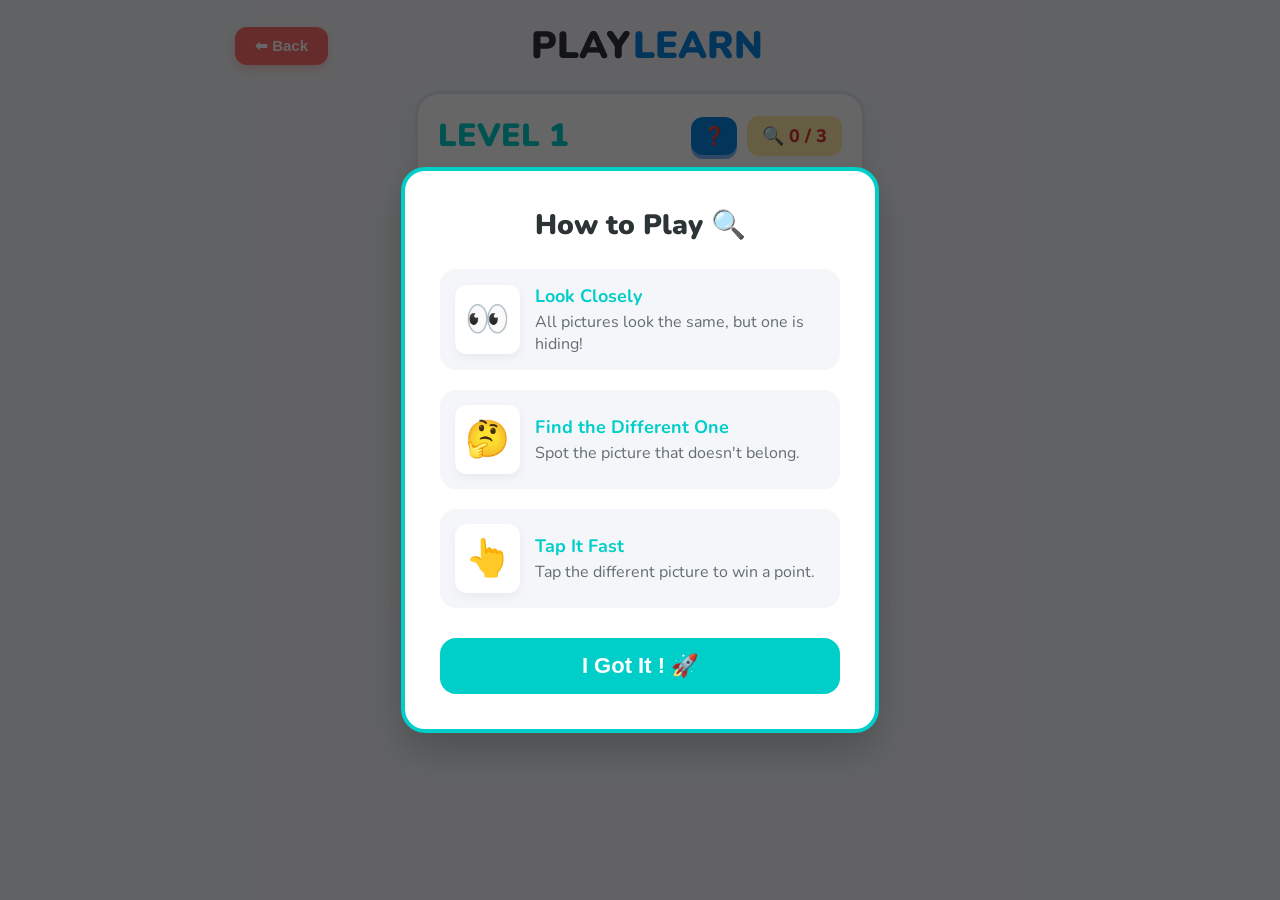
<file: odd_one_out.html>
<!DOCTYPE html>
<html lang="en">
<head>
    <meta charset="UTF-8">
    <meta name="viewport" content="width=device-width, initial-scale=1.0, maximum-scale=1.0, user-scalable=no">
    <title>PlayLearn - Odd One Out</title>
    <link href="https://fonts.googleapis.com/css2?family=Nunito:wght@400;700;900&display=swap" rel="stylesheet">
    <style>
        body {
            margin: 0; padding: 0;
            display: flex; flex-direction: column; align-items: center;
            background-color: #f4f6f9; 
            font-family: 'Nunito', 'Segoe UI', Tahoma, sans-serif;
            min-height: 100vh;
            touch-action: manipulation; 
        }

        .header {
            width: 100%; max-width: 850px;
            display: flex; justify-content: space-between; align-items: center;
            padding: 20px 20px 10px 20px; box-sizing: border-box;
        }

        .back-btn {
            padding: 10px 20px; background-color: #ff6b6b; color: white;
            border: none; border-radius: 12px; font-size: 15px; cursor: pointer;
            font-weight: 800; box-shadow: 0 4px 10px rgba(255, 107, 107, 0.3); transition: 0.2s;
        }
        .back-btn:hover { transform: scale(1.05); }

        .brand-title { font-size: 38px; font-weight: 900; color: #2d3436; text-transform: uppercase; }
        .brand-title span { color: #0984e3; }

        .game-wrapper {
            width: 100%; max-width: 450px; 
            background-color: #ffffff; border-radius: 24px; 
            box-shadow: 0 15px 35px rgba(0,0,0,0.08); border: 3px solid #e1e5ee; 
            margin-top: 10px; padding: 20px; box-sizing: border-box;
            display: flex; flex-direction: column; align-items: center;
        }

        .status-bar {
            width: 100%; display: flex; justify-content: space-between; align-items: center;
            margin-bottom: 25px;
        }
        #level-title { font-size: 32px; font-weight: 900; color: #00cec9; margin: 0; }
        
        .right-status { display: flex; gap: 10px; align-items: center; }
        .score-count {
            background-color: #ffeaa7; padding: 8px 15px; border-radius: 12px;
            font-weight: 800; font-size: 18px; color: #d63031;
        }
        .help-btn {
            background-color: #0984e3; padding: 8px 12px; border-radius: 12px;
            font-weight: 900; font-size: 18px; color: white; border: none; cursor: pointer;
            box-shadow: 0 4px 0 #74b9ff; transition: 0.1s;
        }
        .help-btn:active { transform: translateY(4px); box-shadow: none; }

        #game-board {
            display: grid;
            gap: 10px;
            width: 100%;
            aspect-ratio: 1 / 1;
            background-color: #e1e5ee;
            padding: 10px;
            border-radius: 20px;
            box-sizing: border-box;
        }

        .grid-btn {
            background-color: #ffffff;
            border: none;
            border-radius: 12px;
            display: flex;
            justify-content: center;
            align-items: center;
            font-size: 45px;
            cursor: pointer;
            box-shadow: 0 4px 0 #b2bec3;
            transition: transform 0.1s, box-shadow 0.1s;
            touch-action: manipulation;
        }
        .grid-btn:active { transform: translateY(4px); box-shadow: none; }
        .grid-btn.correct-anim { background-color: #00b894; box-shadow: 0 4px 0 #009477; }
        .grid-btn.wrong-anim { background-color: #ff7675; box-shadow: 0 4px 0 #d63031; }

        @media (max-width: 400px) {
            .grid-btn { font-size: 35px; border-radius: 8px; }
            #game-board { gap: 6px; padding: 6px; border-radius: 16px; }
        }

        .overlay {
            position: fixed; top: 0; left: 0; width: 100%; height: 100%;
            background: rgba(0,0,0,0.6); display: none; justify-content: center; align-items: center; z-index: 100;
        }
        .modal {
            background: #fff; padding: 40px; border-radius: 24px; text-align: center;
            max-width: 350px; width: 85%;
        }
        .modal h2 { font-size: 36px; margin: 0 0 10px 0; }
        
        .modal-buttons { display: flex; gap: 15px; justify-content: center; margin-top: 25px; }
        .modal-buttons button {
            padding: 12px 20px; border: none; border-radius: 12px;
            font-size: 16px; font-weight: bold; cursor: pointer; flex: 1;
        }
        .btn-main { background: #00b894; color: #fff; }
        .btn-exit { background: #ff7675; color: #fff; }

        .tutorial-modal {
            background: #ffffff; padding: 35px; border-radius: 24px; 
            max-width: 400px; width: 85%; text-align: left;
            box-shadow: 0 20px 40px rgba(0,0,0,0.2);
            border: 4px solid #00cec9;
        }
        .tutorial-modal h2 { font-size: 28px; color: #2d3436; margin-top: 0; margin-bottom: 25px; text-align: center; font-weight: 900; }
        .tut-step { display: flex; align-items: center; margin-bottom: 20px; background: #f4f6f9; padding: 15px; border-radius: 16px; }
        .tut-icon { font-size: 36px; margin-right: 15px; background: #fff; border-radius: 12px; padding: 10px; box-shadow: 0 4px 10px rgba(0,0,0,0.05); }
        .tut-text { font-size: 16px; color: #636e72; line-height: 1.4; }
        .tut-text b { color: #00cec9; font-size: 18px; display: block; margin-bottom: 2px; }
        .tut-btn { width: 100%; padding: 15px; background: #00cec9; color: white; border: none; border-radius: 16px; font-size: 22px; font-weight: 900; cursor: pointer; margin-top: 10px; }
    </style>
</head>
<body>

    <div class="header">
        <button class="back-btn" onclick="window.history.back()">⬅ Back</button>
        <div class="brand-title">Play<span>Learn</span></div>
        <div style="width: 80px;"></div> 
    </div>

    <div class="game-wrapper">
        <div class="status-bar">
            <h2 id="level-title">LEVEL 1</h2>
            <div class="right-status">
                <button class="help-btn" onclick="showTutorial()">❓</button>
                <div class="score-count">🔍 <span id="score-display">0 / 5</span></div>
            </div>
        </div>

        <div id="game-board"></div>
    </div>

    <div id="overlay" class="overlay">
        <div class="modal">
            <h2 id="modal-icon">🎉</h2>
            <h3 id="modal-title">You Win!</h3>
            <div class="modal-buttons">
                <button onclick="exitGame()" class="btn-exit">Exit</button>
                <button onclick="nextAction()" id="modal-btn" class="btn-main">Next Level</button>
            </div>
        </div>
    </div>

    <div id="tutorial-overlay" class="overlay">
        <div class="tutorial-modal">
            <h2>How to Play 🔍</h2>
            <div class="tut-step">
                <div class="tut-icon">👀</div>
                <div class="tut-text"><b>Look Closely</b> All pictures look the same, but one is hiding!</div>
            </div>
            <div class="tut-step">
                <div class="tut-icon">🤔</div>
                <div class="tut-text"><b>Find the Different One</b> Spot the picture that doesn't belong.</div>
            </div>
            <div class="tut-step">
                <div class="tut-icon">👆</div>
                <div class="tut-text"><b>Tap It Fast</b> Tap the different picture to win a point.</div>
            </div>
            <button class="tut-btn" onclick="hideTutorial()">I Got It ! 🚀</button>
        </div>
    </div>

    <script>
        const levelsData = [
            { level: 1, size: 2, target: 3 },
            { level: 2, size: 3, target: 4 },
            { level: 3, size: 4, target: 4 },
            { level: 4, size: 5, target: 5 },
            { level: 5, size: 6, target: 5 }
        ];

        const emojiPairs = [
            ['😀', '😃'], ['🍎', '🍅'], ['🚗', '🚕'], ['🐶', '🐺'], 
            ['☀️', '🌤️'], ['🏀', '🏐'], ['🍉', '🍓'], ['🐢', '🦖'], 
            ['🌲', '🌳'], ['🍔', '🥪'], ['🐱', '🐯'], ['🌻', '🌼'],
            ['🌍', '🌎'], ['⚽', '⚾'], ['📙', '📘'], ['⏳', '⌛']
        ];

        let hasSeenTutorial = false;
        let currentLevelIndex = 0;
        let currentScore = 0;
        let targetScore = 0;
        let isProcessing = false;

        function showTutorial() {
            document.getElementById('tutorial-overlay').style.display = 'flex';
        }

        function hideTutorial() {
            document.getElementById('tutorial-overlay').style.display = 'none';
        }

        function exitGame() {
            window.location.href = 'homepage.php';
        }

        function start() {
            let lvlConfig = levelsData[currentLevelIndex];
            currentScore = 0;
            targetScore = lvlConfig.target;
            isProcessing = false;

            document.getElementById('level-title').innerText = `LEVEL ${lvlConfig.level}`;
            updateScore();
            generateGrid();

            if (currentLevelIndex === 0 && !hasSeenTutorial) {
                showTutorial();
                hasSeenTutorial = true;
            }
        }

        function generateGrid() {
            let lvlConfig = levelsData[currentLevelIndex];
            let size = lvlConfig.size;
            let total = size * size;
            let board = document.getElementById('game-board');
            
            board.style.gridTemplateColumns = `repeat(${size}, 1fr)`;
            board.innerHTML = '';

            let pair = emojiPairs[Math.floor(Math.random() * emojiPairs.length)];
            let normalEmoji = pair[0];
            let oddEmoji = pair[1];

            if (Math.random() > 0.5) {
                normalEmoji = pair[1];
                oddEmoji = pair[0];
            }

            let oddIndex = Math.floor(Math.random() * total);

            for (let i = 0; i < total; i++) {
                let btn = document.createElement('button');
                btn.className = 'grid-btn';
                btn.innerText = (i === oddIndex) ? oddEmoji : normalEmoji;
                let isOdd = (i === oddIndex);
                
                let dynamicFontSize = 45;
                if (size === 4) dynamicFontSize = 35;
                if (size === 5) dynamicFontSize = 28;
                if (size === 6) dynamicFontSize = 22;
                btn.style.fontSize = dynamicFontSize + 'px';

                btn.onclick = function() { handleTap(isOdd, this); };
                board.appendChild(btn);
            }
        }

        function handleTap(isOdd, btnElement) {
            if (isProcessing) return;
            isProcessing = true;

            if (isOdd) {
                btnElement.classList.add('correct-anim');
                currentScore++;
                updateScore();
                
                setTimeout(() => {
                    if (currentScore >= targetScore) {
                        showGameOver(true);
                    } else {
                        isProcessing = false;
                        generateGrid();
                    }
                }, 300);
            } else {
                btnElement.classList.add('wrong-anim');
                setTimeout(() => {
                    showGameOver(false);
                }, 400);
            }
        }

        function updateScore() {
            document.getElementById('score-display').innerText = `${currentScore} / ${targetScore}`;
        }

        function showGameOver(isWin) {
            const overlay = document.getElementById('overlay');
            const icon = document.getElementById('modal-icon');
            const title = document.getElementById('modal-title');
            const btn = document.getElementById('modal-btn');

            if (isWin) {
                icon.innerText = "🎉";
                title.innerText = "You Win!";
                title.style.color = "#00b894";
                if (currentLevelIndex < levelsData.length - 1) {
                    btn.innerText = "Next Level";
                } else {
                    btn.innerText = "Play Again";
                    title.innerText = "All Cleared!";
                }
            } else {
                icon.innerText = "💥";
                title.innerText = "Game Over";
                title.style.color = "#d63031";
                btn.innerText = "Try Again";
            }
            overlay.style.display = "flex";
        }

        function nextAction() {
            document.getElementById('overlay').style.display = "none";
            const title = document.getElementById('modal-title').innerText;
            if (title === "You Win!") {
                currentLevelIndex++;
            } else if (title === "All Cleared!") {
                currentLevelIndex = 0;
            }
            start();
        }

        start();
    </script>
</body>
</html>
</file>
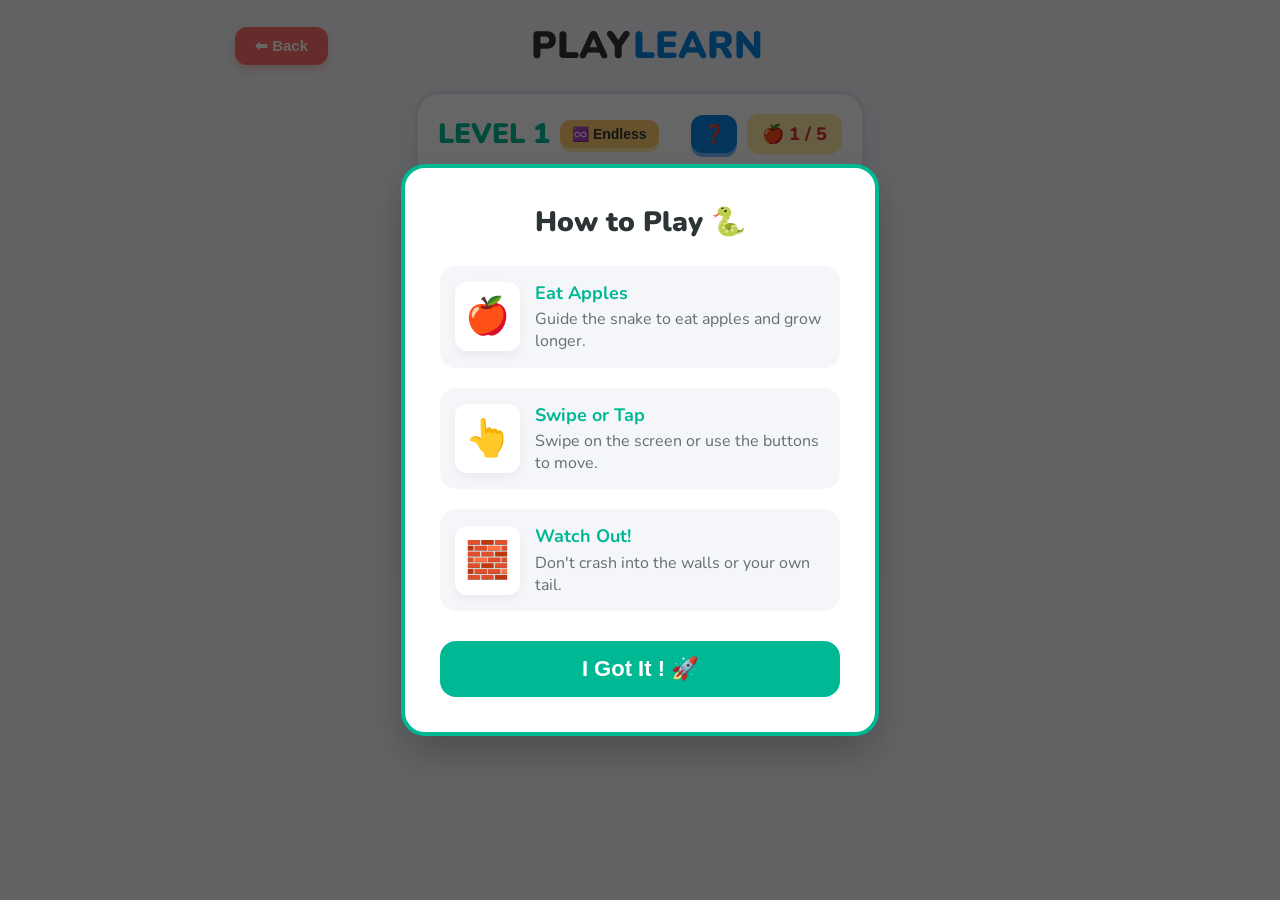
<file: snake.html>
<!DOCTYPE html>
<html lang="en">
<head>
    <meta charset="UTF-8">
    <meta name="viewport" content="width=device-width, initial-scale=1.0, maximum-scale=1.0, user-scalable=no">
    <title>PlayLearn - Classic Snake</title>
    <link href="https://fonts.googleapis.com/css2?family=Nunito:wght@400;700;900&display=swap" rel="stylesheet">
    <style>
        body {
            margin: 0; padding: 0;
            display: flex; flex-direction: column; align-items: center;
            background-color: #f4f6f9; 
            font-family: 'Nunito', 'Segoe UI', Tahoma, sans-serif;
            min-height: 100vh;
            touch-action: none; 
        }

        .header {
            width: 100%; max-width: 850px;
            display: flex; justify-content: space-between; align-items: center;
            padding: 20px 20px 10px 20px; box-sizing: border-box;
        }

        .back-btn {
            padding: 10px 20px; background-color: #ff6b6b; color: white;
            border: none; border-radius: 12px; font-size: 15px; cursor: pointer;
            font-weight: 800; box-shadow: 0 4px 10px rgba(255, 107, 107, 0.3); transition: 0.2s;
        }
        .back-btn:hover { transform: scale(1.05); }

        .brand-title { font-size: 38px; font-weight: 900; color: #2d3436; text-transform: uppercase; }
        .brand-title span { color: #0984e3; }

        .game-wrapper {
            width: 100%; max-width: 450px; 
            background-color: #ffffff; border-radius: 24px; 
            box-shadow: 0 15px 35px rgba(0,0,0,0.08); border: 3px solid #e1e5ee; 
            margin-top: 10px; padding: 20px; box-sizing: border-box;
            display: flex; flex-direction: column; align-items: center;
        }

        .status-bar {
            width: 100%; display: flex; justify-content: space-between; align-items: center;
            margin-bottom: 15px;
        }

        .left-status { display: flex; align-items: center; gap: 10px; }
        #level-title { font-size: 28px; font-weight: 900; color: #00b894; margin: 0; }
        
        .mode-switch-btn {
            background-color: #fdcb6e; padding: 6px 12px; border-radius: 10px;
            font-weight: 900; font-size: 14px; color: #2d3436; border: none; cursor: pointer;
            box-shadow: 0 4px 0 #ffeaa7; transition: 0.1s;
        }
        .mode-switch-btn:active { transform: translateY(4px); box-shadow: none; }

        .right-status { display: flex; gap: 10px; align-items: center; }
        .score-count {
            background-color: #ffeaa7; padding: 8px 15px; border-radius: 12px;
            font-weight: 800; font-size: 18px; color: #d63031;
        }
        .help-btn {
            background-color: #0984e3; padding: 8px 12px; border-radius: 12px;
            font-weight: 900; font-size: 18px; color: white; border: none; cursor: pointer;
            box-shadow: 0 4px 0 #74b9ff; transition: 0.1s;
        }
        .help-btn:active { transform: translateY(4px); box-shadow: none; }

        #a1 {
            background-color: #b2bec3;
            padding: 8px;
            border-radius: 12px;
            display: flex;
            flex-direction: column;
            gap: 2px;
        }
        .bigline { display: flex; gap: 2px; justify-content: center; }
        .line {
            width: 20px; height: 20px;
            background-color: #dfe6e9; border-radius: 4px;
            display: flex; justify-content: center; align-items: center;
            font-size: 14px;
        }
        @media (max-width: 400px) {
            .line { width: 16px; height: 16px; font-size: 12px; }
            .d-pad { transform: scale(0.9); margin-top: 15px !important; }
            #level-title { font-size: 22px; }
        }

        .d-pad {
            display: grid;
            grid-template-columns: repeat(3, 60px);
            grid-template-rows: repeat(2, 60px);
            gap: 10px;
            margin-top: 25px;
            justify-content: center;
        }
        .pad-btn {
            background-color: #f1f2f6; border: 3px solid #dfe4ea;
            border-radius: 16px; font-size: 24px; color: #2f3542;
            cursor: pointer; display: flex; justify-content: center; align-items: center;
            box-shadow: 0 6px 0 #dfe4ea; transition: 0.1s;
            touch-action: manipulation;
        }
        .pad-btn:active { transform: translateY(6px); box-shadow: none; }
        .pad-up { grid-column: 2; grid-row: 1; }
        .pad-left { grid-column: 1; grid-row: 2; }
        .pad-down { grid-column: 2; grid-row: 2; }
        .pad-right { grid-column: 3; grid-row: 2; }

        .overlay {
            position: fixed; top: 0; left: 0; width: 100%; height: 100%;
            background: rgba(0,0,0,0.6); display: none; justify-content: center; align-items: center; z-index: 100;
        }
        .modal {
            background: #fff; padding: 40px; border-radius: 24px; text-align: center;
            max-width: 350px; width: 85%;
        }
        .modal h2 { font-size: 36px; margin: 0 0 10px 0; }
        
        .modal-buttons {
            display: flex; gap: 15px; justify-content: center; margin-top: 25px;
        }
        .modal-buttons button {
            padding: 12px 20px; border: none; border-radius: 12px;
            font-size: 16px; font-weight: bold; cursor: pointer;
            flex: 1;
        }
        .btn-main { background: #00b894; color: #fff; }
        .btn-exit { background: #ff7675; color: #fff; }

        .tutorial-modal {
            background: #ffffff; padding: 35px; border-radius: 24px; 
            max-width: 400px; width: 85%; text-align: left;
            box-shadow: 0 20px 40px rgba(0,0,0,0.2);
            border: 4px solid #00b894;
        }
        .tutorial-modal h2 { font-size: 28px; color: #2d3436; margin-top: 0; margin-bottom: 25px; text-align: center; font-weight: 900; }
        .tut-step { display: flex; align-items: center; margin-bottom: 20px; background: #f4f6f9; padding: 15px; border-radius: 16px; }
        .tut-icon { font-size: 36px; margin-right: 15px; background: #fff; border-radius: 12px; padding: 10px; box-shadow: 0 4px 10px rgba(0,0,0,0.05); }
        .tut-text { font-size: 16px; color: #636e72; line-height: 1.4; }
        .tut-text b { color: #00b894; font-size: 18px; display: block; margin-bottom: 2px; }
        .tut-btn { width: 100%; padding: 15px; background: #00b894; color: white; border: none; border-radius: 16px; font-size: 22px; font-weight: 900; cursor: pointer; margin-top: 10px; }
    </style>
</head>
<body>

    <div class="header">
        <button class="back-btn" onclick="window.history.back()">⬅ Back</button>
        <div class="brand-title">Play<span>Learn</span></div>
        <div style="width: 80px;"></div> 
    </div>

    <div class="game-wrapper">
        <div class="status-bar">
            <div class="left-status">
                <h2 id="level-title">LEVEL 1</h2>
                <button class="mode-switch-btn" id="mode-btn" onclick="toggleMode()">♾️ Endless</button>
            </div>
            <div class="right-status">
                <button class="help-btn" onclick="showTutorial()">❓</button>
                <div class="score-count">🍎 <span id="score-display">0 / 5</span></div>
            </div>
        </div>

        <div id="a1"></div>

        <div class="d-pad">
            <button class="pad-btn pad-up" onclick="setDirection('up')">⬆️</button>
            <button class="pad-btn pad-left" onclick="setDirection('left')">⬅️</button>
            <button class="pad-btn pad-down" onclick="setDirection('down')">⬇️</button>
            <button class="pad-btn pad-right" onclick="setDirection('right')">➡️</button>
        </div>
    </div>

    <div id="overlay" class="overlay">
        <div class="modal">
            <h2 id="modal-icon">🎉</h2>
            <h3 id="modal-title">You Win!</h3>
            <div class="modal-buttons">
                <button onclick="exitGame()" class="btn-exit">Exit</button>
                <button onclick="nextAction()" id="modal-btn" class="btn-main">Next Level</button>
            </div>
        </div>
    </div>

    <div id="tutorial-overlay" class="overlay">
        <div class="tutorial-modal">
            <h2>How to Play 🐍</h2>
            <div class="tut-step">
                <div class="tut-icon">🍎</div>
                <div class="tut-text"><b>Eat Apples</b> Guide the snake to eat apples and grow longer.</div>
            </div>
            <div class="tut-step">
                <div class="tut-icon">👆</div>
                <div class="tut-text"><b>Swipe or Tap</b> Swipe on the screen or use the buttons to move.</div>
            </div>
            <div class="tut-step">
                <div class="tut-icon">🧱</div>
                <div class="tut-text"><b>Watch Out!</b> Don't crash into the walls or your own tail.</div>
            </div>
            <button class="tut-btn" onclick="hideTutorial()">I Got It ! 🚀</button>
        </div>
    </div>

    <script>
        const ENDLESS_SPEED = 350; 
        const ENDLESS_GRID_SIZE = 15; 
        
        const levelsData = [
            { level: 1, size: 9, target: 5, speed: 500 },
            { level: 2, size: 11, target: 8, speed: 450 },
            { level: 3, size: 13, target: 12, speed: 380 },
            { level: 4, size: 15, target: 15, speed: 320 },
            { level: 5, size: 17, target: 20, speed: 250 }
        ];

        let hasSeenTutorial = false; 
        let isEndlessMode = false;
        let currentLevelIndex = 0;
        let gameInterval = null;
        let currentDirection = 'right';
        let targetScore = 5;
        let currentSpeed = 500;

        let areasize = 17;
        let size_s = [];
        let snake = [];

        function showTutorial() {
            document.getElementById('tutorial-overlay').style.display = 'flex';
            if(gameInterval) clearInterval(gameInterval);
        }
        function hideTutorial() {
            document.getElementById('tutorial-overlay').style.display = 'none';
            if(!gameInterval) startGameLoop();
        }

        function toggleMode() {
            isEndlessMode = !isEndlessMode;
            const btn = document.getElementById('mode-btn');
            if(isEndlessMode) {
                btn.innerText = "⭐ Levels";
                btn.style.backgroundColor = "#00cec9";
            } else {
                btn.innerText = "♾️ Endless";
                btn.style.backgroundColor = "#fdcb6e";
            }
            start();
        }

        function start() {
            if(gameInterval) clearInterval(gameInterval);

            if(isEndlessMode) {
                areasize = ENDLESS_GRID_SIZE;
                targetScore = Infinity;
                currentSpeed = ENDLESS_SPEED;
                document.getElementById('level-title').innerText = "ENDLESS";
            } else {
                let lvlConfig = levelsData[currentLevelIndex];
                areasize = lvlConfig.size;
                targetScore = lvlConfig.target;
                currentSpeed = lvlConfig.speed;
                document.getElementById('level-title').innerText = `LEVEL ${lvlConfig.level}`;
            }

            currentDirection = 'right';
            const board = document.getElementById('a1');
            board.innerHTML = '';

            for(let y = 0 ; y < areasize ; y++){
                let nameline = 'y' + y;
                let newdiv = document.createElement('div');
                newdiv.id = nameline;
                newdiv.className = 'bigline';
                board.appendChild(newdiv);
                for(let x = 0 ; x < areasize ; x++){
                    let line = 'x' + ( x + y * areasize);
                    let newSpan = document.createElement('span');
                    newSpan.id = line;
                    newSpan.className = 'line';
                    newdiv.appendChild(newSpan);
                }
            }

            size_s = Array(areasize * areasize).fill(0);
            
            let centerRow = Math.floor(areasize / 2);
            let centerCol = Math.floor(areasize / 2);
            let spawnIndex = centerRow * areasize + centerCol;
            
            size_s[spawnIndex] = 1;
            snake = [spawnIndex];

            foodlocation();
            print();
            updateScore();

            if(currentLevelIndex === 0 && !hasSeenTutorial && !isEndlessMode) {
                showTutorial();
                hasSeenTutorial = true; 
            } else {
                startGameLoop();
            }
        }

        function startGameLoop() {
            gameInterval = setInterval(() => {
                let oldHead = snake[snake.length - 1];

                if(currentDirection === 'up') up();
                else if(currentDirection === 'down') down();
                else if(currentDirection === 'left') left();
                else if(currentDirection === 'right') right();

                let newHead = snake[snake.length - 1];

                if(oldHead === newHead) {
                    clearInterval(gameInterval);
                    showGameOver(false);
                    return;
                }

                print();
                updateScore();

                if(!isEndlessMode && snake.length >= targetScore) {
                    clearInterval(gameInterval);
                    showGameOver(true);
                }
            }, currentSpeed);
        }

        function setDirection(dir) {
            if(dir === 'up' && currentDirection !== 'down') currentDirection = 'up';
            if(dir === 'down' && currentDirection !== 'up') currentDirection = 'down';
            if(dir === 'left' && currentDirection !== 'right') currentDirection = 'left';
            if(dir === 'right' && currentDirection !== 'left') currentDirection = 'right';
        }

        function updateScore() {
            if(isEndlessMode) {
                document.getElementById('score-display').innerText = `${snake.length}`;
            } else {
                document.getElementById('score-display').innerText = `${snake.length} / ${targetScore}`;
            }
        }

        function print(){
            for(let v = 0 ; v < areasize * areasize ; v++){
                let cell = document.getElementById('x' + v);
                if(size_s[v] == 1){
                    cell.textContent = '';
                    cell.style.backgroundColor = '#00b894';
                }else if(size_s[v] == 2){
                    cell.textContent = '🍎';
                    cell.style.backgroundColor = 'transparent';
                }else{
                    cell.textContent = '';
                    cell.style.backgroundColor = '#dfe6e9';
                }
            }
        }

        function foodlocation() {
            let food_bool = size_s.includes(0);
            let food_num = size_s.filter(item => item === 2).length >= 5;
            if(food_bool && (!food_num)){
                let food_location = Math.random() * (areasize * areasize);
                let food_location_int = Math.floor(food_location);
                if(size_s[food_location_int] == 0){
                    size_s[food_location_int] = 2;
                }else{
                    foodlocation();
                }
            }
        }

        function up(){
            if(!(snake[snake.length - 1] < areasize)){
                if(size_s[(snake[snake.length - 1]) - areasize] == 0){
                    size_s[(snake[snake.length - 1]) - areasize] = 1;
                    size_s[snake[0]] = 0;
                    snake.push((snake[snake.length - 1]) - areasize);
                    snake.shift();
                }else if(size_s[(snake[snake.length - 1]) - areasize] == 2){
                    size_s[(snake[snake.length - 1]) - areasize] = 1;
                    snake.push((snake[snake.length - 1]) - areasize);
                }else{
                    return;
                }
                foodlocation();
            }
        }

        function down(){
            if(!(snake[snake.length - 1] > areasize * areasize - areasize)){
                if(size_s[(snake[snake.length - 1]) + areasize] == 0){
                    size_s[(snake[snake.length - 1]) + areasize] = 1;
                    size_s[snake[0]] = 0;
                    snake.push((snake[snake.length - 1]) + areasize);
                    snake.shift();
                }else if(size_s[(snake[snake.length - 1]) + areasize] == 2){
                    size_s[(snake[snake.length - 1]) + areasize] = 1;
                    snake.push((snake[snake.length - 1]) + areasize);
                }else{
                    return;
                }
                foodlocation();
            } 
        }

        function left(){
            if(!((snake[snake.length - 1] % areasize) == 0)){
                if(size_s[(snake[snake.length - 1]) - 1] == 0){
                    size_s[(snake[snake.length - 1]) - 1] = 1;
                    size_s[snake[0]] = 0;
                    snake.push((snake[snake.length - 1]) - 1);
                    snake.shift();
                }else if(size_s[(snake[snake.length - 1]) - 1] == 2){
                    size_s[(snake[snake.length - 1]) - 1] = 1;
                    snake.push((snake[snake.length - 1]) - 1);
                }else{
                    return;
                }
                foodlocation();
            } 
        }

        function right(){
            let bool = ((snake[snake.length - 1] - areasize + 1 ) % areasize ) == 0;
            if(!bool){
                if(size_s[(snake[snake.length - 1]) + 1] == 0){
                    size_s[(snake[snake.length - 1]) + 1] = 1;
                    size_s[snake[0]] = 0;
                    snake.push((snake[snake.length - 1]) + 1);
                    snake.shift();
                }else if(size_s[(snake[snake.length - 1]) + 1] == 2){
                    size_s[(snake[snake.length - 1]) + 1] = 1;
                    snake.push((snake[snake.length - 1]) + 1);
                }else{
                    return;
                }
                foodlocation();
            } 
        }

        document.addEventListener('keydown', function(event) {
            if(event.key === "ArrowLeft") setDirection('left');
            else if(event.key === "ArrowUp") setDirection('up');
            else if(event.key === "ArrowDown") setDirection('down');
            else if(event.key === "ArrowRight") setDirection('right');
        });

        let touchStartX = 0;
        let touchStartY = 0;
        const gameContainer = document.getElementById('a1');

        gameContainer.addEventListener('touchstart', function(event) {
            touchStartX = event.changedTouches[0].screenX;
            touchStartY = event.changedTouches[0].screenY;
        }, {passive: false});

        gameContainer.addEventListener('touchmove', function(event) {
            event.preventDefault(); 
        }, {passive: false});

        gameContainer.addEventListener('touchend', function(event) {
            let dx = event.changedTouches[0].screenX - touchStartX;
            let dy = event.changedTouches[0].screenY - touchStartY;
            if (Math.max(Math.abs(dx), Math.abs(dy)) > 30) { 
                if (Math.abs(dx) > Math.abs(dy)) {
                    if (dx > 0) setDirection('right');
                    else setDirection('left');
                } else {
                    if (dy > 0) setDirection('down');
                    else setDirection('up');
                }
            }
        }, {passive: false});

        function showGameOver(isWin) {
            const overlay = document.getElementById('overlay');
            const icon = document.getElementById('modal-icon');
            const title = document.getElementById('modal-title');
            const btn = document.getElementById('modal-btn');

            if(isWin) {
                icon.innerText = "🎉";
                title.innerText = "You Win!";
                title.style.color = "#00b894";
                if(currentLevelIndex < levelsData.length - 1) {
                    btn.innerText = "Next Level";
                } else {
                    btn.innerText = "Play Again";
                    title.innerText = "All Cleared!";
                }
            } else {
                icon.innerText = "💥";
                title.innerText = "Game Over";
                title.style.color = "#d63031";
                btn.innerText = "Try Again";
            }
            overlay.style.display = "flex";
        }

        function nextAction() {
            document.getElementById('overlay').style.display = "none";
            const title = document.getElementById('modal-title').innerText;
            if(title === "You Win!") currentLevelIndex++;
            else if(title === "All Cleared!") currentLevelIndex = 0;
            start();
        }

        function exitGame() {
            window.location.href = 'homepage.php';
        }

        start();
    </script>
</body>
</html>
</file>
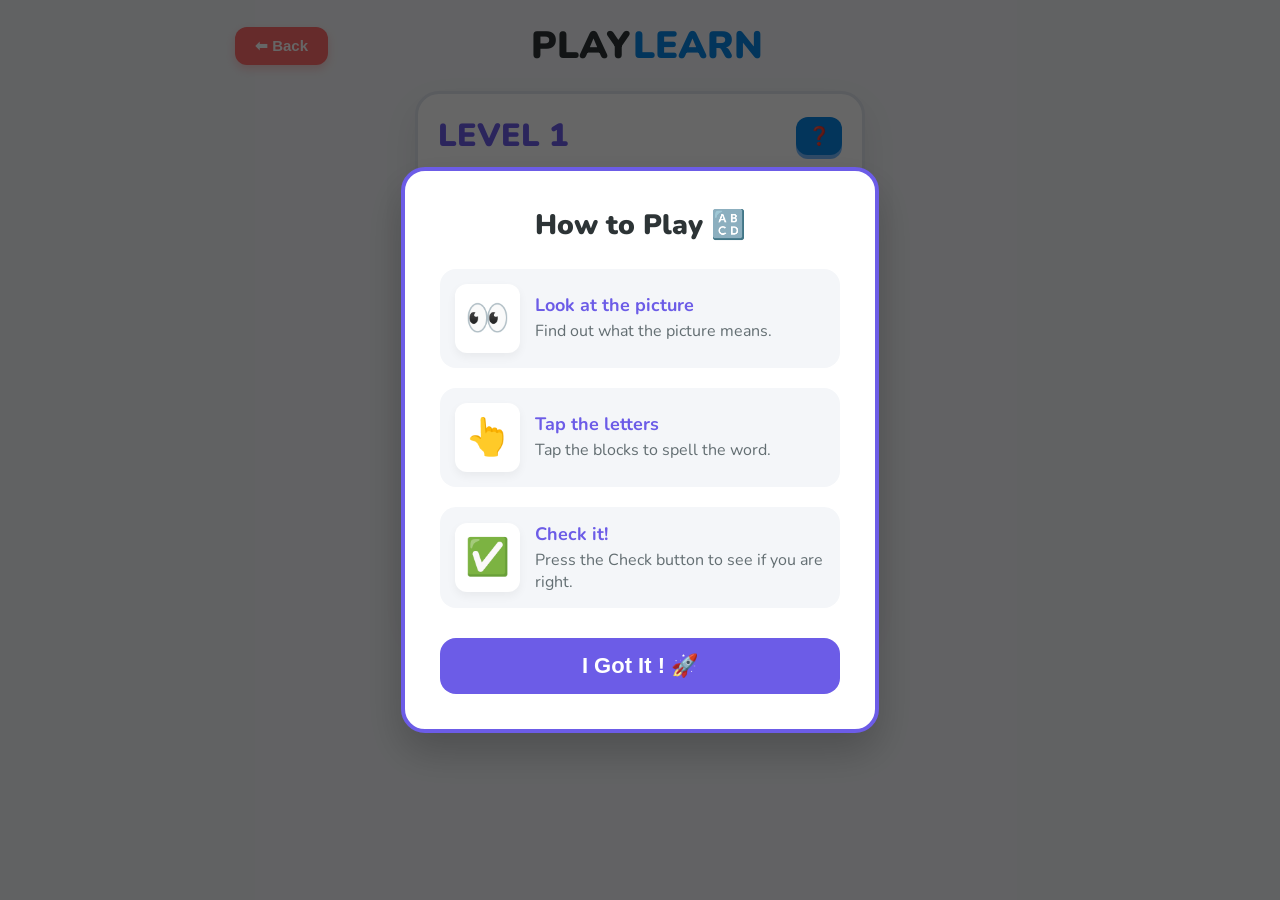
<file: word_wanderer.html>
<!DOCTYPE html>
<html lang="en">
<head>
    <meta charset="UTF-8">
    <meta name="viewport" content="width=device-width, initial-scale=1.0, maximum-scale=1.0, user-scalable=no">
    <title>PlayLearn - Word Wanderer</title>
    <link href="https://fonts.googleapis.com/css2?family=Nunito:wght@400;700;900&display=swap" rel="stylesheet">
    <style>
        body {
            margin: 0; padding: 0;
            display: flex; flex-direction: column; align-items: center;
            background-color: #f4f6f9; 
            font-family: 'Nunito', 'Segoe UI', Tahoma, sans-serif;
            min-height: 100vh;
            touch-action: manipulation; 
        }

        .header {
            width: 100%; max-width: 850px;
            display: flex; justify-content: space-between; align-items: center;
            padding: 20px 20px 10px 20px; box-sizing: border-box;
        }

        .back-btn {
            padding: 10px 20px; background-color: #ff6b6b; color: white;
            border: none; border-radius: 12px; font-size: 15px; cursor: pointer;
            font-weight: 800; box-shadow: 0 4px 10px rgba(255, 107, 107, 0.3); transition: 0.2s;
        }
        .back-btn:hover { transform: scale(1.05); }

        .brand-title { font-size: 38px; font-weight: 900; color: #2d3436; text-transform: uppercase; }
        .brand-title span { color: #0984e3; }

        .game-wrapper {
            width: 100%; max-width: 450px; 
            background-color: #ffffff; border-radius: 24px; 
            box-shadow: 0 15px 35px rgba(0,0,0,0.08); border: 3px solid #e1e5ee; 
            margin-top: 10px; padding: 20px; box-sizing: border-box;
            display: flex; flex-direction: column; align-items: center;
        }

        .status-bar {
            width: 100%; display: flex; justify-content: space-between; align-items: center;
            margin-bottom: 15px;
        }
        #level-title { font-size: 32px; font-weight: 900; color: #6c5ce7; margin: 0; }
        
        .right-status { display: flex; gap: 10px; align-items: center; }
        .help-btn {
            background-color: #0984e3; padding: 8px 12px; border-radius: 12px;
            font-weight: 900; font-size: 18px; color: white; border: none; cursor: pointer;
            box-shadow: 0 4px 0 #74b9ff; transition: 0.1s;
        }
        .help-btn:active { transform: translateY(4px); box-shadow: none; }

        .hint-box {
            width: 120px; height: 120px;
            background-color: #f1f2f6; border-radius: 20px;
            display: flex; justify-content: center; align-items: center;
            font-size: 70px; margin-bottom: 20px;
            box-shadow: inset 0 4px 10px rgba(0,0,0,0.05);
        }

        .word-display {
            display: flex; gap: 10px; margin-bottom: 25px; min-height: 50px;
        }
        .letter-slot {
            width: 45px; height: 50px;
            background-color: #dfe6e9; border-radius: 10px;
            display: flex; justify-content: center; align-items: center;
            font-size: 28px; font-weight: 900; color: #2d3436;
            border-bottom: 4px solid #b2bec3;
        }

        #game {
            display: flex; flex-direction: column; gap: 8px; 
            background-color: #b2bec3; padding: 12px; border-radius: 16px;
        }
        .span { display: flex; gap: 8px; justify-content: center; }
        
        .btn {
            width: 55px; height: 55px; margin: 0; padding: 0;
            background-color: #81ecec; border: none; border-radius: 12px;
            font-size: 30px; font-weight: 900; font-family: 'Nunito';
            color: #2d3436; cursor: pointer;
            box-shadow: 0 5px 0 #00cec9; display: flex; justify-content: center; align-items: center;
            transition: 0.1s; touch-action: manipulation;
        }
        .btn:active { transform: translateY(5px); box-shadow: none; }
        .btn.clicked {
            background-color: #dfe6e9; color: #b2bec3;
            box-shadow: none; transform: translateY(5px); pointer-events: none;
        }

        .action-btns {
            display: flex; gap: 15px; margin-top: 20px; width: 100%;
        }
        .act-btn {
            flex: 1; padding: 15px; border-radius: 12px; border: none;
            font-size: 18px; font-weight: 900; color: white; cursor: pointer;
            box-shadow: 0 4px 0 rgba(0,0,0,0.2); transition: 0.1s;
        }
        .act-btn:active { transform: translateY(4px); box-shadow: none; }
        .btn-clear { background-color: #ff7675; box-shadow: 0 4px 0 #d63031; }
        .btn-check { background-color: #00b894; box-shadow: 0 4px 0 #009477; }

        @media (max-width: 400px) {
            .btn { width: 45px; height: 45px; font-size: 24px; }
            .hint-box { width: 100px; height: 100px; font-size: 60px; }
            .letter-slot { width: 35px; height: 40px; font-size: 22px; }
        }

        .overlay {
            position: fixed; top: 0; left: 0; width: 100%; height: 100%;
            background: rgba(0,0,0,0.6); display: none; justify-content: center; align-items: center; z-index: 100;
        }
        .modal {
            background: #fff; padding: 40px; border-radius: 24px; text-align: center;
            max-width: 350px; width: 85%;
        }
        .modal h2 { font-size: 36px; margin: 0 0 10px 0; }
        
        .modal-buttons { display: flex; gap: 15px; justify-content: center; margin-top: 25px; }
        .modal-buttons button {
            padding: 12px 20px; border: none; border-radius: 12px;
            font-size: 16px; font-weight: bold; cursor: pointer; flex: 1;
        }
        .btn-main { background: #00b894; color: #fff; }
        .btn-exit { background: #ff7675; color: #fff; }

        .tutorial-modal {
            background: #ffffff; padding: 35px; border-radius: 24px; 
            max-width: 400px; width: 85%; text-align: left;
            box-shadow: 0 20px 40px rgba(0,0,0,0.2);
            border: 4px solid #6c5ce7;
        }
        .tutorial-modal h2 { font-size: 28px; color: #2d3436; margin-top: 0; margin-bottom: 25px; text-align: center; font-weight: 900; }
        .tut-step { display: flex; align-items: center; margin-bottom: 20px; background: #f4f6f9; padding: 15px; border-radius: 16px; }
        .tut-icon { font-size: 36px; margin-right: 15px; background: #fff; border-radius: 12px; padding: 10px; box-shadow: 0 4px 10px rgba(0,0,0,0.05); }
        .tut-text { font-size: 16px; color: #636e72; line-height: 1.4; }
        .tut-text b { color: #6c5ce7; font-size: 18px; display: block; margin-bottom: 2px; }
        .tut-btn { width: 100%; padding: 15px; background: #6c5ce7; color: white; border: none; border-radius: 16px; font-size: 22px; font-weight: 900; cursor: pointer; margin-top: 10px; }
    </style>
</head>
<body>

    <div class="header">
        <button class="back-btn" onclick="window.history.back()">⬅ Back</button>
        <div class="brand-title">Play<span>Learn</span></div>
        <div style="width: 80px;"></div> 
    </div>

    <div class="game-wrapper">
        <div class="status-bar">
            <h2 id="level-title">LEVEL 1</h2>
            <div class="right-status">
                <button class="help-btn" onclick="showTutorial()">❓</button>
            </div>
        </div>

        <div class="hint-box" id="hint-emoji"></div>

        <div class="word-display" id="word-slots"></div>

        <div id="game"></div>

        <div class="action-btns">
            <button class="act-btn btn-clear" onclick="clearSlots()">❌ Clear</button>
            <button class="act-btn btn-check" onclick="checkWord()">✅ Check</button>
        </div>
    </div>

    <div id="overlay" class="overlay">
        <div class="modal">
            <h2 id="modal-icon">🎉</h2>
            <h3 id="modal-title">You Win!</h3>
            <div class="modal-buttons">
                <button onclick="exitGame()" class="btn-exit">Exit</button>
                <button onclick="nextAction()" id="modal-btn" class="btn-main">Next Level</button>
            </div>
        </div>
    </div>

    <div id="tutorial-overlay" class="overlay">
        <div class="tutorial-modal">
            <h2>How to Play 🔠</h2>
            <div class="tut-step">
                <div class="tut-icon">👀</div>
                <div class="tut-text"><b>Look at the picture</b> Find out what the picture means.</div>
            </div>
            <div class="tut-step">
                <div class="tut-icon">👆</div>
                <div class="tut-text"><b>Tap the letters</b> Tap the blocks to spell the word.</div>
            </div>
            <div class="tut-step">
                <div class="tut-icon">✅</div>
                <div class="tut-text"><b>Check it!</b> Press the Check button to see if you are right.</div>
            </div>
            <button class="tut-btn" onclick="hideTutorial()">I Got It ! 🚀</button>
        </div>
    </div>

    <script>
        const levelsData = [
            { level: 1, word: "CAT", hint: "🐱", cols: 2, rows: 2 },
            { level: 2, word: "DOG", hint: "🐶", cols: 2, rows: 2 },
            { level: 3, word: "BIRD", hint: "🐦", cols: 3, rows: 2 },
            { level: 4, word: "APPLE", hint: "🍎", cols: 3, rows: 3 },
            { level: 5, word: "TIGER", hint: "🐯", cols: 3, rows: 3 }
        ];

        let hasSeenTutorial = false;
        let currentLevelIndex = 0;
        let word_target = "";
        let size_game = 0;
        let useropen1 = [];
        let grid_letters = [];
        let current_slot_index = 0;

        function showTutorial() {
            document.getElementById('tutorial-overlay').style.display = 'flex';
        }

        function hideTutorial() {
            document.getElementById('tutorial-overlay').style.display = 'none';
        }

        function exitGame() {
            window.location.href = 'homepage.php';
        }

        function start() {
            let lvlConfig = levelsData[currentLevelIndex];
            word_target = lvlConfig.word;
            size_game = lvlConfig.cols * lvlConfig.rows;
            useropen1 = Array(word_target.length).fill("");
            current_slot_index = 0;

            document.getElementById('level-title').innerText = `LEVEL ${lvlConfig.level}`;
            document.getElementById('hint-emoji').innerText = lvlConfig.hint;
            document.getElementById('game').innerHTML = '';
            document.getElementById('word-slots').innerHTML = '';

            for (let i = 0; i < word_target.length; i++) {
                let slot = document.createElement('div');
                slot.className = 'letter-slot';
                slot.id = 'slot' + i;
                document.getElementById('word-slots').appendChild(slot);
            }

            grid_letters = Array(size_game).fill("");
            let letters_to_place = word_target.split("");
            const alphabet = "ABCDEFGHIJKLMNOPQRSTUVWXYZ";
            
            while(letters_to_place.length < size_game) {
                let randomChar = alphabet.charAt(Math.floor(Math.random() * alphabet.length));
                letters_to_place.push(randomChar);
            }

            for (let i = letters_to_place.length - 1; i > 0; i--) {
                let j = Math.floor(Math.random() * (i + 1));
                let temp = letters_to_place[i];
                letters_to_place[i] = letters_to_place[j];
                letters_to_place[j] = temp;
            }
            grid_letters = letters_to_place;

            for(let v = 0 ; v < lvlConfig.rows ; v++){
                let content1 = document.getElementById('game');
                let span = document.createElement('div');
                span.className = 'span';
                span.id = 'v' + v;
                content1.appendChild(span);
                for(let c = 0; c < lvlConfig.cols ; c++){
                    let index = v * lvlConfig.cols + c;
                    let content2 = document.getElementById('v' + v);
                    let button = document.createElement('button');
                    let button_name = 'c' + index;
                    button.id = button_name;
                    button.className = 'btn';
                    button.innerText = grid_letters[index];
                    button.onclick = function() { x(index, button_name) };
                    content2.appendChild(button);
                }
            }

            if (currentLevelIndex === 0 && !hasSeenTutorial) {
                showTutorial();
                hasSeenTutorial = true;
            }
        }

        function x(index, btn_id) {
            if (current_slot_index < word_target.length) {
                useropen1[current_slot_index] = grid_letters[index];
                document.getElementById('slot' + current_slot_index).innerText = grid_letters[index];
                current_slot_index++;
                document.getElementById(btn_id).classList.add('clicked');
            }
        }

        function clearSlots() {
            useropen1 = Array(word_target.length).fill("");
            current_slot_index = 0;
            for (let i = 0; i < word_target.length; i++) {
                document.getElementById('slot' + i).innerText = "";
            }
            let btns = document.getElementsByClassName('btn');
            for (let i = 0; i < btns.length; i++) {
                btns[i].classList.remove('clicked');
            }
        }

        function checkWord() {
            let spelled = useropen1.join("");
            if (spelled === word_target) {
                showGameOver(true);
            } else {
                showGameOver(false);
            }
        }

        function showGameOver(isWin) {
            const overlay = document.getElementById('overlay');
            const icon = document.getElementById('modal-icon');
            const title = document.getElementById('modal-title');
            const btn = document.getElementById('modal-btn');

            if(isWin) {
                icon.innerText = "🎉";
                title.innerText = "You Win!";
                title.style.color = "#00b894";
                if(currentLevelIndex < levelsData.length - 1) {
                    btn.innerText = "Next Level";
                } else {
                    btn.innerText = "Play Again";
                    title.innerText = "All Cleared!";
                }
            } else {
                icon.innerText = "💥";
                title.innerText = "Wrong Word";
                title.style.color = "#d63031";
                btn.innerText = "Try Again";
            }
            overlay.style.display = "flex";
        }

        function nextAction() {
            document.getElementById('overlay').style.display = "none";
            const title = document.getElementById('modal-title').innerText;
            if(title === "You Win!") {
                currentLevelIndex++;
                start();
            } else if(title === "All Cleared!") {
                currentLevelIndex = 0;
                start();
            } else {
                clearSlots();
            }
        }

        start();
    </script>
</body>
</html>
</file>
